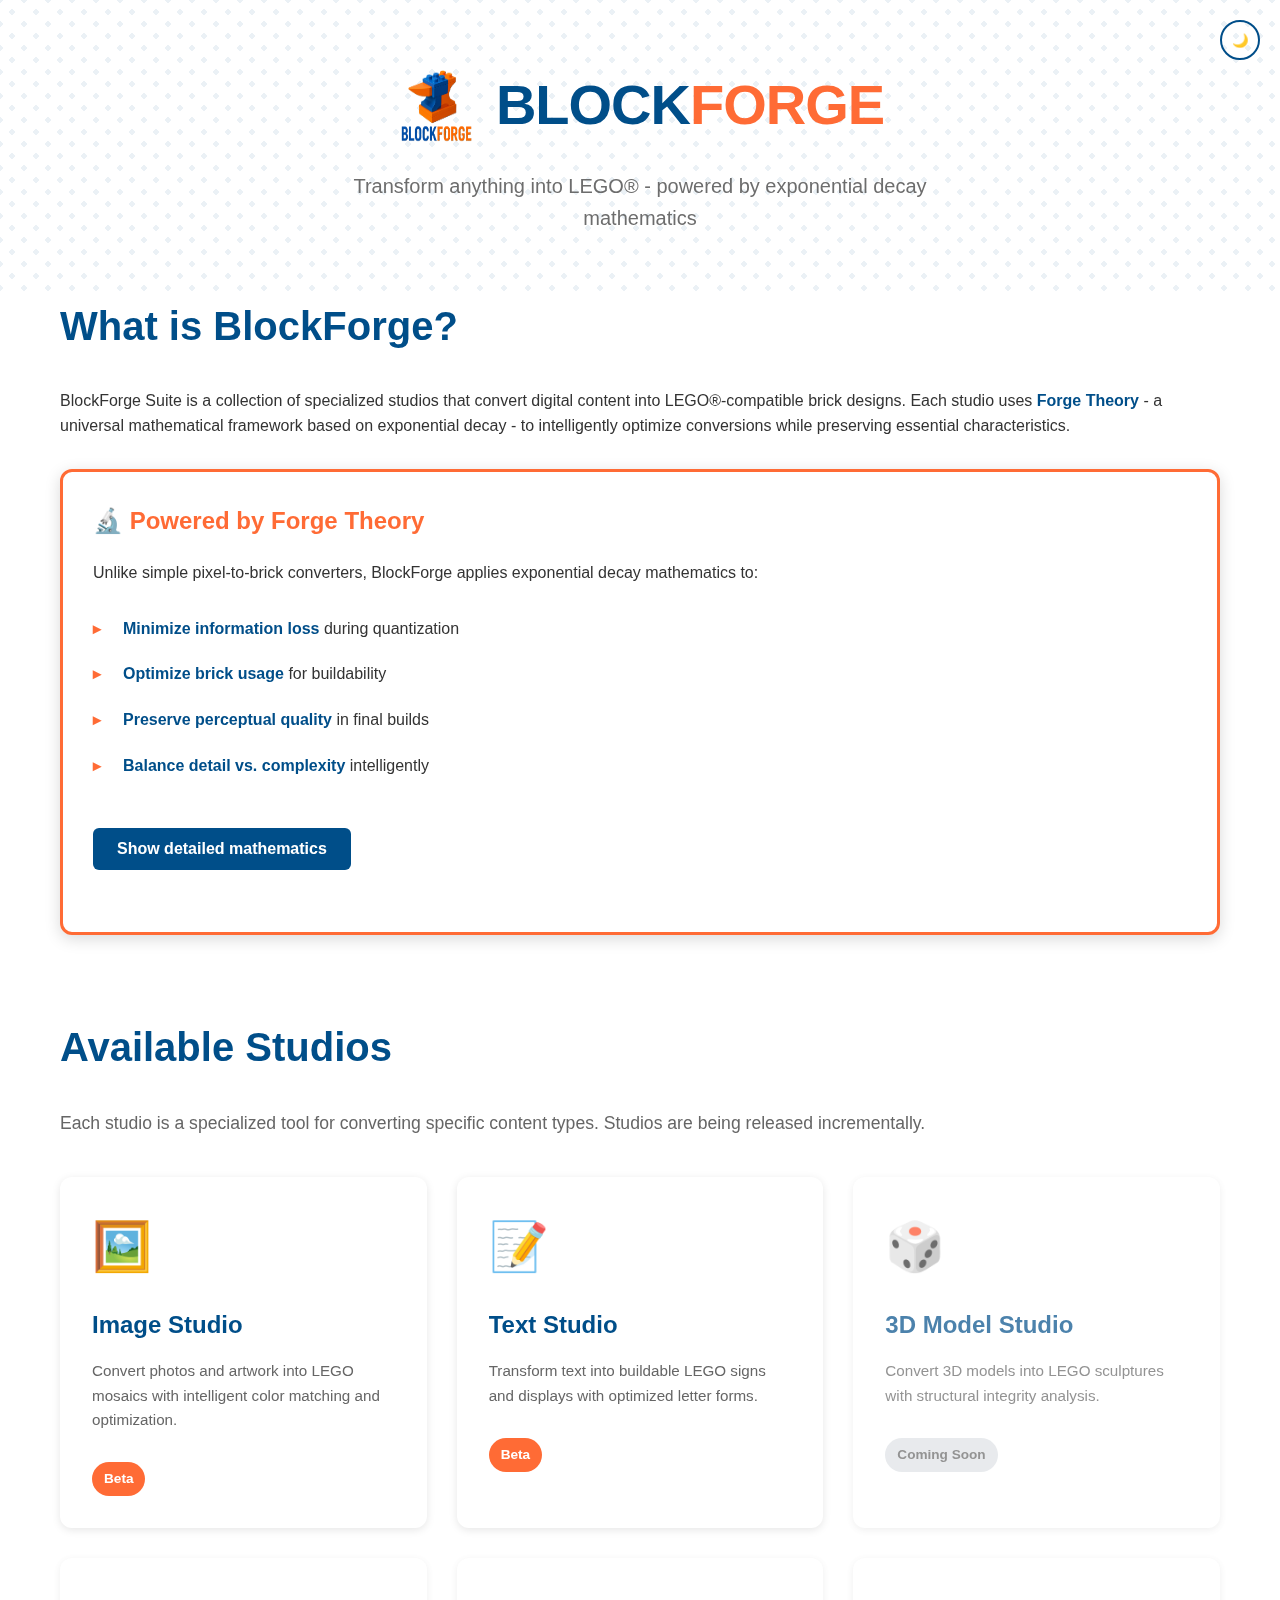
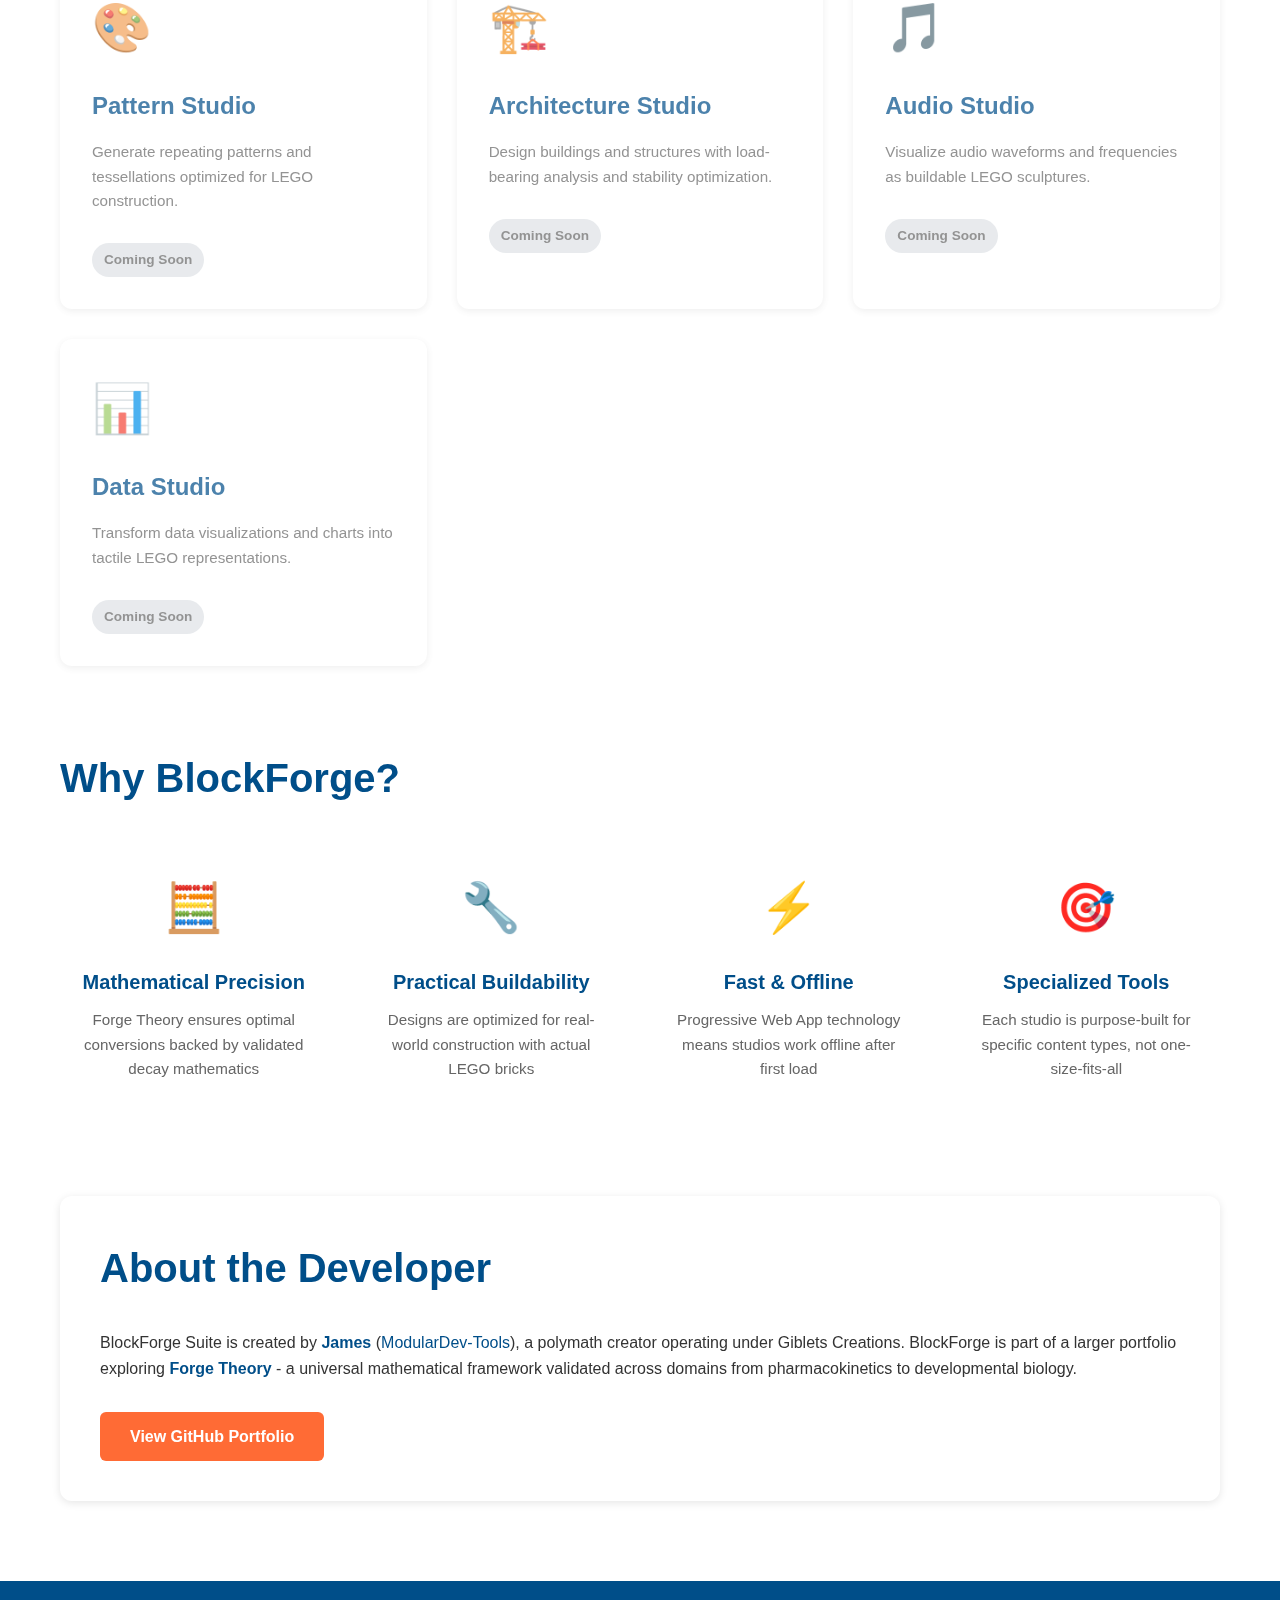
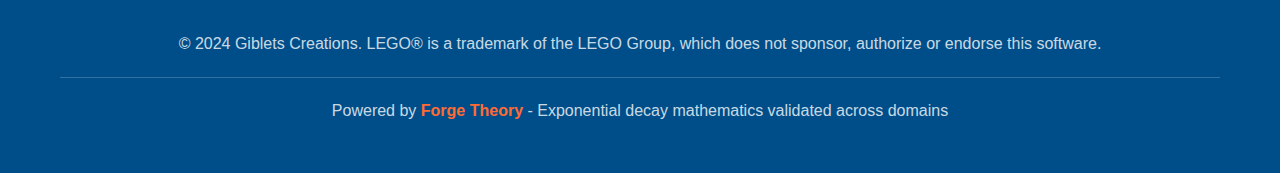
<file: index.html>
<!DOCTYPE html>
<html lang="en">
<head>
    <meta charset="UTF-8">
    <meta name="viewport" content="width=device-width, initial-scale=1.0">
    <title>BlockForge Suite - Transform Anything into LEGO®</title>
    <meta name="description" content="Transform anything into LEGO® - powered by exponential decay mathematics">
    <script>
        if (window.location.protocol !== 'file:') {
            const link = document.createElement('link');
            link.rel = 'manifest';
            link.href = 'manifest.json';
            document.head.appendChild(link);
        }
    </script>
    <!-- Theme color meta tags are kept for Chrome/Edge PWA support; not supported in Firefox/Opera -->
    <meta name="theme-color" content="#004E89">
    <meta name="theme-color" content="#004E89" media="(prefers-color-scheme: light)">
    <meta name="theme-color" content="#004E89" media="(prefers-color-scheme: dark)">
    <meta name="msapplication-TileColor" content="#004E89">
    <meta name="msapplication-navbutton-color" content="#004E89">
    <meta name="apple-mobile-web-app-status-bar-style" content="#004E89">
    <link rel="icon" type="image/png" href="public/icon.png">
    <link rel="apple-touch-icon" sizes="180x180" href="apple-touch-icon.png">
    <link rel="stylesheet" href="shared/styles.css">
    <style>
        /* --- Visual Enhancements & Animations --- */
        html { 
            scroll-behavior: smooth; 
            background-color: var(--bg-color);
            transition: background-color 0.3s;
        }
        
        :root {
            --bg-color: #ffffff;
            --text-color: #333333;
            --text-muted: #666666;
            --card-bg: #ffffff;
            --card-shadow: rgba(0, 53, 96, 0.15);
            --hero-pattern: rgba(0, 78, 137, 0.08);
            --heading-color: #004E89;
            --accent-color: #FF6B35;
        }

        [data-theme="dark"] {
            --bg-color: #121212;
            --text-color: #e0e0e0;
            --text-muted: #aaaaaa;
            --card-bg: #1e1e1e;
            --card-shadow: rgba(0, 0, 0, 0.5);
            --hero-pattern: rgba(255, 255, 255, 0.05);
            --heading-color: #64b5f6;
            --accent-color: #FF8C61;
        }

        body {
            background-color: transparent;
            color: var(--text-color);
            transition: color 0.3s;
        }
        
        h1, h2, h3, h4, strong { color: var(--heading-color); }
        p, li { color: var(--text-color); }
        .tagline, .studios-intro, .info-label { color: var(--text-muted); }
        
        /* 1. Hero Section Polish: Subtle LEGO stud pattern */
        .hero {
            background-image: 
                radial-gradient(var(--hero-pattern) 15%, transparent 16%),
                radial-gradient(var(--hero-pattern) 15%, transparent 16%);
            background-size: 24px 24px;
            background-position: 0 0, 12px 12px;
            position: relative;
        }

        /* 3. Interactive Studio Cards */
        .studio-card {
            transition: transform 0.3s ease, box-shadow 0.3s ease;
            /* Ensure cards behave like blocks and look right if they become links */
            display: block;
            text-decoration: none;
            color: inherit;
            background-color: var(--card-bg);
        }
        .studio-card:hover {
            transform: translateY(-5px);
            box-shadow: 0 12px 24px var(--card-shadow);
        }
        .studio-icon {
            transition: transform 0.4s cubic-bezier(0.175, 0.885, 0.32, 1.275);
            display: inline-block;
        }
        .studio-card:hover .studio-icon {
            transform: scale(1.2) rotate(10deg);
        }

        .status-badge.beta {
            background-color: #FF6B35; /* Orange to indicate active Beta status */
            color: white;
        }

        /* 4. Smooth Theory Toggle Animation */
        .theory-details {
            display: block !important; /* Override external display:none */
            max-height: 500px;
            opacity: 1;
            transition: max-height 0.5s ease-in-out, opacity 0.4s ease, margin 0.4s;
            overflow: hidden;
        }
        .theory-details.hidden {
            max-height: 0;
            opacity: 0;
            margin-top: 0 !important;
            margin-bottom: 0 !important;
            pointer-events: none;
        }

        .theme-toggle {
            position: absolute;
            top: 20px;
            right: 20px;
            background: transparent;
            border: 2px solid var(--heading-color);
            color: var(--heading-color);
            width: 40px;
            height: 40px;
            border-radius: 50%;
            display: flex;
            align-items: center;
            justify-content: center;
            cursor: pointer;
            transition: all 0.3s;
            z-index: 100;
        }
        .theme-toggle:hover {
            background-color: var(--hero-pattern);
            transform: scale(1.1);
        }

        /* Falling Bricks Background */
        #falling-bricks-container {
            position: fixed;
            top: 0;
            left: 0;
            width: 100%;
            height: 100%;
            pointer-events: none;
            z-index: 0;
            overflow: hidden;
        }

        .falling-brick {
            position: absolute;
            top: -60px;
            border-radius: 2px;
            opacity: 0.15;
            background-image: radial-gradient(rgba(0,0,0,0.2) 25%, transparent 25%);
            background-size: 20px 20px;
            box-shadow: 2px 2px 4px rgba(0,0,0,0.1);
        }

        @keyframes fall {
            0% { transform: translateY(-60px) rotate(0deg); }
            100% { transform: translateY(110vh) rotate(360deg); }
        }

        @media (prefers-reduced-motion: reduce) {
            #falling-bricks-container { display: none; }
        }

        /* Ensure content sits above falling bricks */
        header, main, footer {
            position: relative;
            z-index: 1;
        }
    </style>
</head>
<body>
    <div id="falling-bricks-container"></div>
    <header class="hero">
        <button class="theme-toggle" id="themeToggle" aria-label="Toggle Dark Mode">
            <span id="themeIcon">🌙</span>
        </button>
        <div class="container">
            <div class="logo-section">
                <img src="public/icon.png" class="logo-icon" alt="BlockForge Logo">
                <h1>BLOCK<span class="forge-text">FORGE</span></h1>
            </div>
            <p class="tagline">Transform anything into LEGO® - powered by exponential decay mathematics</p>
        </div>
    </header>

    <main class="container">
        <section class="about">
            <h2>What is BlockForge?</h2>
            <p>BlockForge Suite is a collection of specialized studios that convert digital content into LEGO®-compatible brick designs. Each studio uses <strong>Forge Theory</strong> - a universal mathematical framework based on exponential decay - to intelligently optimize conversions while preserving essential characteristics.</p>
            
            <div class="forge-theory-card">
                <h3>🔬 Powered by Forge Theory</h3>
                <p>Unlike simple pixel-to-brick converters, BlockForge applies exponential decay mathematics to:</p>
                <ul>
                    <li><strong>Minimize information loss</strong> during quantization</li>
                    <li><strong>Optimize brick usage</strong> for buildability</li>
                    <li><strong>Preserve perceptual quality</strong> in final builds</li>
                    <li><strong>Balance detail vs. complexity</strong> intelligently</li>
                </ul>
                <button class="theory-toggle" onclick="toggleTheoryDetails()">
                    <span id="toggle-text">Show detailed mathematics</span>
                </button>
                <div id="theory-details" class="theory-details hidden">
                    <h4>The Mathematics Behind BlockForge</h4>
                    <p>Forge Theory models the conversion process as an exponential decay function:</p>
                    <code>I(t) = I₀ · e^(-λt)</code>
                    <p>Where:</p>
                    <ul>
                        <li><strong>I(t)</strong> = Information retained at quantization level t</li>
                        <li><strong>I₀</strong> = Initial information content</li>
                        <li><strong>λ</strong> = Decay constant (varies by content type)</li>
                        <li><strong>t</strong> = Quantization steps applied</li>
                    </ul>
                    <p>This allows BlockForge to find the optimal balance between detail preservation and practical buildability across all conversion types.</p>
                </div>
            </div>
        </section>

        <section class="studios">
            <h2>Available Studios</h2>
            <p class="studios-intro">Each studio is a specialized tool for converting specific content types. Studios are being released incrementally.</p>
            
            <div class="studio-grid">
                <a href="studios/image/index.html" class="studio-card">
                    <div class="studio-icon">🖼️</div>
                    <h3>Image Studio</h3>
                    <p>Convert photos and artwork into LEGO mosaics with intelligent color matching and optimization.</p>
                    <span class="status-badge beta">Beta</span>
                </a>

                <a href="studios/text/index.html" class="studio-card">
                    <div class="studio-icon">📝</div>
                    <h3>Text Studio</h3>
                    <p>Transform text into buildable LEGO signs and displays with optimized letter forms.</p>
                    <span class="status-badge beta">Beta</span>
                </a>

                <div class="studio-card coming-soon">
                    <div class="studio-icon">🎲</div>
                    <h3>3D Model Studio</h3>
                    <p>Convert 3D models into LEGO sculptures with structural integrity analysis.</p>
                    <span class="status-badge">Coming Soon</span>
                </div>

                <div class="studio-card coming-soon">
                    <div class="studio-icon">🎨</div>
                    <h3>Pattern Studio</h3>
                    <p>Generate repeating patterns and tessellations optimized for LEGO construction.</p>
                    <span class="status-badge">Coming Soon</span>
                </div>

                <div class="studio-card coming-soon">
                    <div class="studio-icon">🏗️</div>
                    <h3>Architecture Studio</h3>
                    <p>Design buildings and structures with load-bearing analysis and stability optimization.</p>
                    <span class="status-badge">Coming Soon</span>
                </div>

                <div class="studio-card coming-soon">
                    <div class="studio-icon">🎵</div>
                    <h3>Audio Studio</h3>
                    <p>Visualize audio waveforms and frequencies as buildable LEGO sculptures.</p>
                    <span class="status-badge">Coming Soon</span>
                </div>

                <div class="studio-card coming-soon">
                    <div class="studio-icon">📊</div>
                    <h3>Data Studio</h3>
                    <p>Transform data visualizations and charts into tactile LEGO representations.</p>
                    <span class="status-badge">Coming Soon</span>
                </div>
            </div>
        </section>

        <section class="features">
            <h2>Why BlockForge?</h2>
            <div class="feature-grid">
                <div class="feature">
                    <span class="feature-icon">🧮</span>
                    <h3>Mathematical Precision</h3>
                    <p>Forge Theory ensures optimal conversions backed by validated decay mathematics</p>
                </div>
                <div class="feature">
                    <span class="feature-icon">🔧</span>
                    <h3>Practical Buildability</h3>
                    <p>Designs are optimized for real-world construction with actual LEGO bricks</p>
                </div>
                <div class="feature">
                    <span class="feature-icon">⚡</span>
                    <h3>Fast & Offline</h3>
                    <p>Progressive Web App technology means studios work offline after first load</p>
                </div>
                <div class="feature">
                    <span class="feature-icon">🎯</span>
                    <h3>Specialized Tools</h3>
                    <p>Each studio is purpose-built for specific content types, not one-size-fits-all</p>
                </div>
            </div>
        </section>

        <section class="about-dev">
            <h2>About the Developer</h2>
            <p>BlockForge Suite is created by <strong>James</strong> (<a href="https://github.com/ModularDev-Tools" target="_blank" rel="noopener">ModularDev-Tools</a>), a polymath creator operating under Giblets Creations. BlockForge is part of a larger portfolio exploring <strong>Forge Theory</strong> - a universal mathematical framework validated across domains from pharmacokinetics to developmental biology.</p>
            <div class="dev-links">
                <a href="https://github.com/ModularDev-Tools" target="_blank" rel="noopener" class="btn-secondary">View GitHub Portfolio</a>
            </div>
        </section>
    </main>

    <footer>
        <div class="container">
            <p>&copy; 2024 Giblets Creations. LEGO® is a trademark of the LEGO Group, which does not sponsor, authorize or endorse this software.</p>
            <p class="forge-signature">Powered by <strong>Forge Theory</strong> - Exponential decay mathematics validated across domains</p>
        </div>
    </footer>

    <script>
        function toggleTheoryDetails() {
            const details = document.getElementById('theory-details');
            const toggleText = document.getElementById('toggle-text');
            
            if (details.classList.contains('hidden')) {
                details.classList.remove('hidden');
                toggleText.textContent = 'Hide detailed mathematics';
            } else {
                details.classList.add('hidden');
                toggleText.textContent = 'Show detailed mathematics';
            }
        }

        // Theme Toggle Logic
        const toggleBtn = document.getElementById('themeToggle');
        const themeIcon = document.getElementById('themeIcon');
        const html = document.documentElement;

        // Initialize theme
        const savedTheme = localStorage.getItem('theme') || (window.matchMedia('(prefers-color-scheme: dark)').matches ? 'dark' : 'light');
        html.setAttribute('data-theme', savedTheme);
        themeIcon.textContent = savedTheme === 'dark' ? '☀️' : '🌙';

        toggleBtn.addEventListener('click', () => {
            const currentTheme = html.getAttribute('data-theme');
            const newTheme = currentTheme === 'dark' ? 'light' : 'dark';
            html.setAttribute('data-theme', newTheme);
            localStorage.setItem('theme', newTheme);
            themeIcon.textContent = newTheme === 'dark' ? '☀️' : '🌙';
        });

        // PWA installation
        let deferredPrompt;
        
        window.addEventListener('beforeinstallprompt', (e) => {
            e.preventDefault();
            deferredPrompt = e;
            // Could show an install button here
        });

        // Register service worker when available
        if ('serviceWorker' in navigator && window.location.protocol !== 'file:') {
            window.addEventListener('load', () => {
                navigator.serviceWorker.register('sw.js').catch(() => {
                    console.log('Service worker registration optional');
                });
            });
        }

        // Falling Bricks Animation
        const brickContainer = document.getElementById('falling-bricks-container');
        const brickColors = ['#FF6B35', '#004E89', '#FFD700', '#28A745', '#DC3545', '#6C757D', '#17A2B8'];
        
        function createBrick() {
            // Respect reduced motion preference
            if (window.matchMedia('(prefers-reduced-motion: reduce)').matches) return;

            const brick = document.createElement('div');
            brick.classList.add('falling-brick');
            
            // Random properties
            const width = Math.random() > 0.6 ? 40 : (Math.random() > 0.5 ? 20 : 60); // 20, 40, or 60px width
            const height = 20; // Standard height
            const left = Math.random() * 100;
            const duration = Math.random() * 10 + 10; // 10-20s fall duration (slow)
            const color = brickColors[Math.floor(Math.random() * brickColors.length)];
            
            brick.style.width = `${width}px`;
            brick.style.height = `${height}px`;
            brick.style.left = `${left}vw`;
            brick.style.backgroundColor = color;
            brick.style.animation = `fall ${duration}s linear forwards`;
            
            brickContainer.appendChild(brick);
            
            // Cleanup after animation
            setTimeout(() => {
                brick.remove();
            }, duration * 1000);
        }

        // Start animation loop
        setInterval(createBrick, 1500); // Spawn every 1.5 seconds
    </script>
</body>
</html>
</file>
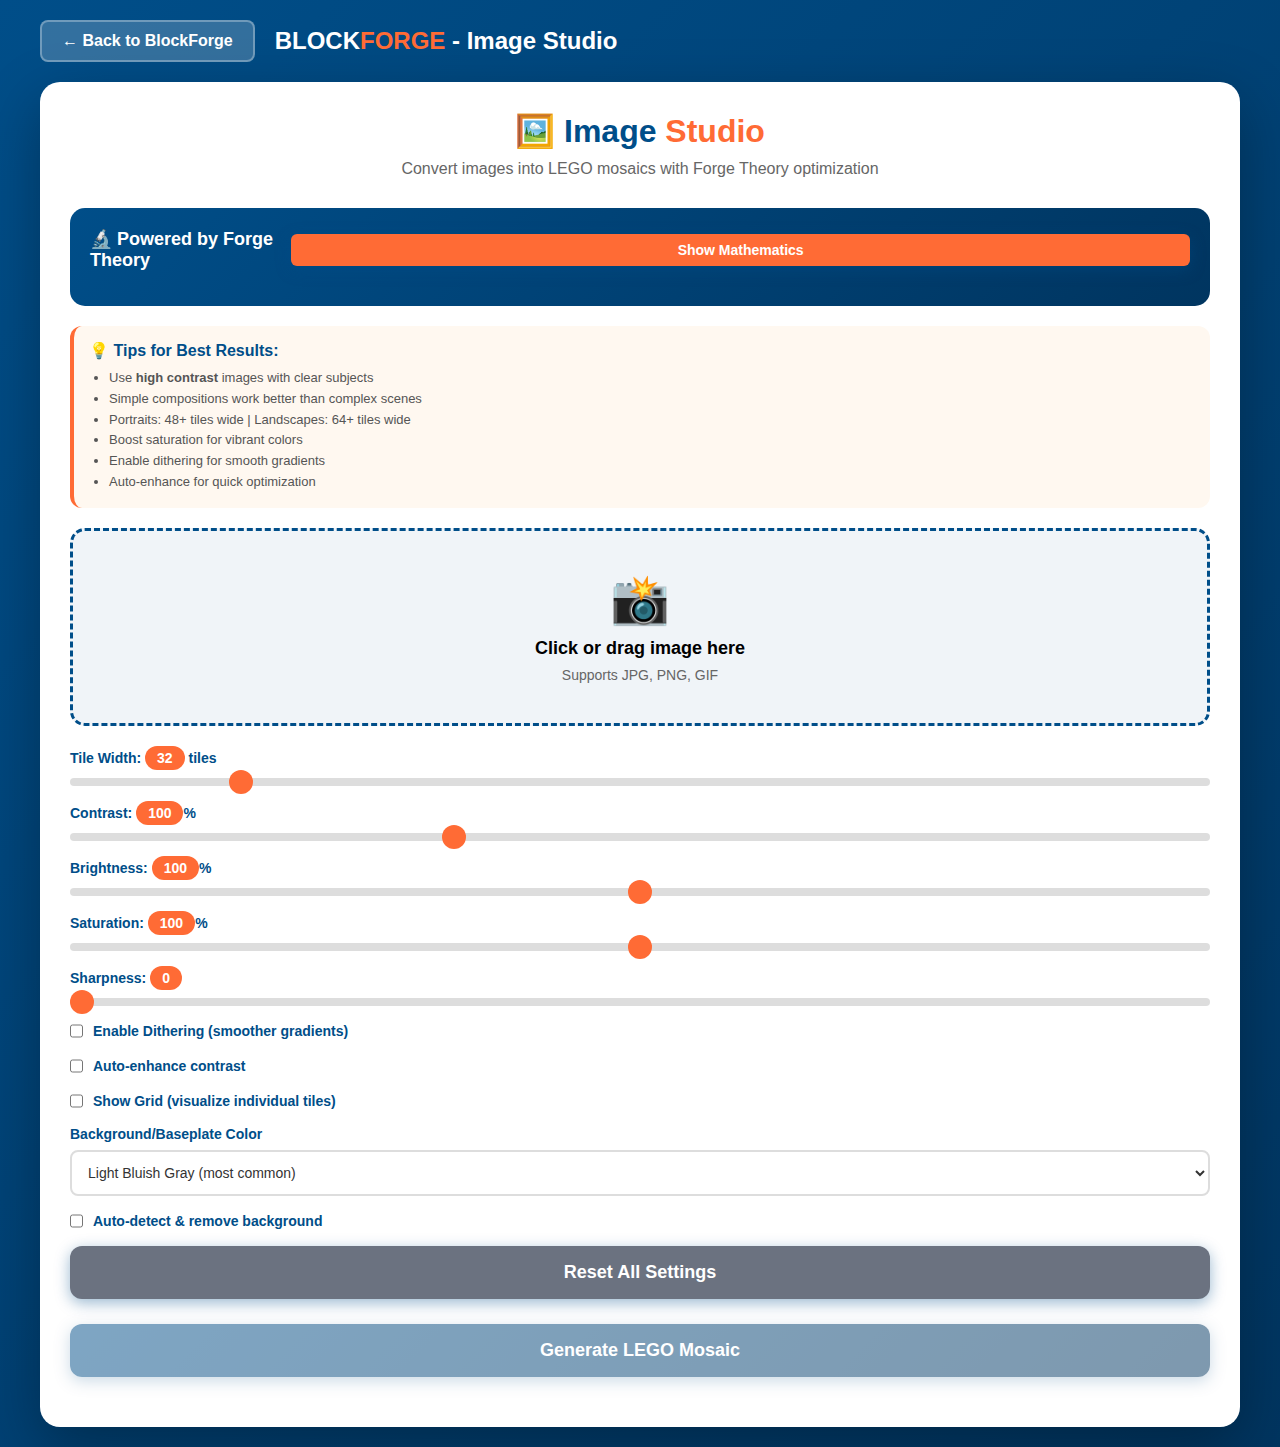
<file: studio/image/index.html>
<!DOCTYPE html>
<html lang="en">
<head>
    <meta charset="UTF-8">
    <meta name="viewport" content="width=device-width, initial-scale=1.0">
    <title>BlockForge - Image Studio</title>
    <meta name="description" content="Convert images into LEGO mosaics with Forge Theory optimization">
    <link rel="manifest" href="manifest.json">
    <meta name="theme-color" content="#004E89">
    <link rel="icon" type="image/svg+xml" href="data:image/svg+xml,%3Csvg xmlns='http://www.w3.org/2000/svg' viewBox='0 0 100 100'%3E%3Crect fill='%23FF6B35' width='100' height='100'/%3E%3C/svg%3E">
    <link rel="apple-touch-icon" sizes="180x180" href="/apple-touch-icon.png">
    <style>
        * {
            margin: 0;
            padding: 0;
            box-sizing: border-box;
        }

        body {
            font-family: -apple-system, BlinkMacSystemFont, 'Segoe UI', Arial, sans-serif;
            background: linear-gradient(135deg, #004E89 0%, #003560 100%);
            min-height: 100vh;
            padding: 20px;
        }

        .header-bar {
            max-width: 1200px;
            margin: 0 auto 20px;
            display: flex;
            align-items: center;
            gap: 20px;
        }

        .back-btn {
            background: rgba(255, 255, 255, 0.2);
            color: white;
            border: 2px solid rgba(255, 255, 255, 0.3);
            padding: 10px 20px;
            border-radius: 8px;
            text-decoration: none;
            font-weight: 600;
            transition: all 0.3s;
            display: inline-block;
        }

        .back-btn:hover {
            background: rgba(255, 255, 255, 0.3);
            border-color: #FF6B35;
        }

        .header-title {
            color: white;
            font-size: 24px;
            font-weight: 700;
        }

        .header-title .forge {
            color: #FF6B35;
        }

        .container {
            max-width: 1200px;
            margin: 0 auto;
            background: white;
            border-radius: 20px;
            padding: 30px;
            box-shadow: 0 20px 60px rgba(0,0,0,0.3);
        }

        h1 {
            text-align: center;
            color: #004E89;
            margin-bottom: 10px;
            font-size: 32px;
        }

        h1 .forge {
            color: #FF6B35;
        }

        .subtitle {
            text-align: center;
            color: #666;
            margin-bottom: 30px;
            font-size: 16px;
        }

        /* Forge Theory Panel */
        .forge-theory-panel {
            background: linear-gradient(135deg, #004E89 0%, #003560 100%);
            color: white;
            border-radius: 15px;
            padding: 20px;
            margin-bottom: 20px;
            position: relative;
        }

        .forge-theory-header {
            display: flex;
            justify-content: space-between;
            align-items: center;
            margin-bottom: 15px;
        }

        .forge-theory-title {
            font-size: 18px;
            font-weight: 700;
        }

        .forge-toggle-btn {
            background: #FF6B35;
            color: white;
            border: none;
            padding: 8px 16px;
            border-radius: 6px;
            cursor: pointer;
            font-size: 14px;
            font-weight: 600;
            transition: all 0.2s;
        }

        .forge-toggle-btn:hover {
            background: #FF8C61;
            transform: translateY(-2px);
        }

        .forge-theory-content {
            max-height: 0;
            overflow: hidden;
            transition: max-height 0.4s ease;
        }

        .forge-theory-content.active {
            max-height: 1000px;
        }

        .forge-stats-grid {
            display: grid;
            grid-template-columns: repeat(auto-fit, minmax(200px, 1fr));
            gap: 15px;
            margin-top: 15px;
        }

        .forge-stat {
            background: rgba(255, 255, 255, 0.1);
            padding: 15px;
            border-radius: 8px;
            border: 1px solid rgba(255, 255, 255, 0.2);
        }

        .forge-stat-label {
            font-size: 12px;
            opacity: 0.8;
            margin-bottom: 5px;
        }

        .forge-stat-value {
            font-size: 24px;
            font-weight: 700;
            color: #FF6B35;
        }

        .forge-explanation {
            background: rgba(255, 255, 255, 0.1);
            padding: 15px;
            border-radius: 8px;
            margin-top: 15px;
            border-left: 4px solid #FF6B35;
            font-size: 14px;
            line-height: 1.6;
        }

        .forge-formula {
            background: rgba(0, 0, 0, 0.2);
            padding: 10px 15px;
            border-radius: 6px;
            font-family: 'Courier New', monospace;
            font-size: 16px;
            margin: 10px 0;
            text-align: center;
            color: #FF6B35;
        }

        .upload-section {
            border: 3px dashed #004E89;
            border-radius: 15px;
            padding: 40px 20px;
            text-align: center;
            margin-bottom: 20px;
            background: #f0f4f8;
            cursor: pointer;
            transition: all 0.3s;
        }

        .upload-section:hover {
            background: #e8f0f8;
            border-color: #FF6B35;
        }

        .upload-section.drag-over {
            background: #d8e8f8;
            border-color: #FF6B35;
        }

        #fileInput {
            display: none;
        }

        .upload-icon {
            font-size: 48px;
            margin-bottom: 10px;
        }

        .controls {
            display: grid;
            gap: 15px;
            margin-bottom: 20px;
        }

        .control-group {
            display: flex;
            flex-direction: column;
            gap: 8px;
        }

        label {
            font-weight: 600;
            color: #004E89;
            font-size: 14px;
        }

        input[type="range"] {
            width: 100%;
            height: 8px;
            border-radius: 5px;
            background: #ddd;
            outline: none;
            -webkit-appearance: none;
            appearance: none;
        }

        input[type="range"]::-webkit-slider-thumb {
            -webkit-appearance: none;
            appearance: none;
            width: 24px;
            height: 24px;
            border-radius: 50%;
            background: #FF6B35;
            cursor: pointer;
        }

        input[type="range"]::-moz-range-thumb {
            width: 24px;
            height: 24px;
            border-radius: 50%;
            background: #FF6B35;
            cursor: pointer;
            border: none;
        }

        .value-display {
            display: inline-block;
            background: #FF6B35;
            color: white;
            padding: 4px 12px;
            border-radius: 12px;
            font-size: 14px;
            font-weight: 600;
        }

        button {
            width: 100%;
            padding: 16px;
            background: linear-gradient(135deg, #004E89 0%, #003560 100%);
            color: white;
            border: none;
            border-radius: 12px;
            font-size: 18px;
            font-weight: 600;
            cursor: pointer;
            transition: all 0.3s;
            box-shadow: 0 4px 15px rgba(0, 78, 137, 0.4);
        }

        button:hover:not(:disabled) {
            transform: translateY(-2px);
            box-shadow: 0 6px 20px rgba(0, 78, 137, 0.6);
        }

        button:disabled {
            opacity: 0.5;
            cursor: not-allowed;
        }

        button.secondary {
            background: #FF6B35;
            box-shadow: 0 4px 15px rgba(255, 107, 53, 0.4);
        }

        button.secondary:hover:not(:disabled) {
            box-shadow: 0 6px 20px rgba(255, 107, 53, 0.6);
        }

        button.tertiary {
            background: #6b7280;
        }

        .export-instructions-btn {
            margin-top: 10px;
            display: none;
        }

        .preview-section {
            margin-top: 30px;
            display: none;
        }

        .preview-section.active {
            display: block;
        }

        .preview-grid {
            display: grid;
            gap: 20px;
            margin-bottom: 20px;
        }

        @media (min-width: 640px) {
            .preview-grid {
                grid-template-columns: 1fr 1fr;
            }
        }

        .preview-box {
            border: 2px solid #e5e7eb;
            border-radius: 12px;
            padding: 15px;
            background: #f9fafb;
        }

        .preview-title {
            font-weight: 600;
            margin-bottom: 10px;
            color: #004E89;
            font-size: 14px;
        }

        .canvas-container {
            width: 100%;
            min-height: 300px;
            display: flex;
            align-items: center;
            justify-content: center;
            background: white;
            border-radius: 8px;
            overflow: hidden;
            padding: 10px;
        }

        canvas {
            width: 100%;
            height: auto;
            image-rendering: pixelated;
            image-rendering: -moz-crisp-edges;
            image-rendering: -webkit-optimize-contrast;
            image-rendering: crisp-edges;
            border: 2px solid #e5e7eb;
            border-radius: 4px;
        }

        .stats {
            display: grid;
            grid-template-columns: repeat(2, 1fr);
            gap: 10px;
            margin-top: 20px;
            padding: 15px;
            background: #f0f4f8;
            border-radius: 12px;
            border: 2px solid #004E89;
        }

        .stat-item {
            text-align: center;
        }

        .stat-label {
            font-size: 12px;
            color: #666;
            margin-bottom: 4px;
        }

        .stat-value {
            font-size: 20px;
            font-weight: 700;
            color: #004E89;
        }

        .color-list {
            max-height: 300px;
            overflow-y: auto;
            padding: 10px;
            background: white;
            border-radius: 8px;
        }

        .color-item {
            display: flex;
            align-items: center;
            gap: 10px;
            padding: 8px;
            margin-bottom: 8px;
            background: #f9fafb;
            border-radius: 8px;
        }

        .color-swatch {
            width: 30px;
            height: 30px;
            border-radius: 6px;
            border: 2px solid #ddd;
            flex-shrink: 0;
        }

        .color-info {
            flex-grow: 1;
            display: flex;
            justify-content: space-between;
            align-items: center;
            font-size: 14px;
        }

        .color-name {
            font-weight: 600;
            color: #333;
        }

        .color-count {
            background: #FF6B35;
            color: white;
            padding: 2px 8px;
            border-radius: 10px;
            font-size: 12px;
            font-weight: 600;
        }

        .tips-box {
            background: #fff8f0;
            padding: 15px;
            border-radius: 12px;
            margin-bottom: 20px;
            border-left: 4px solid #FF6B35;
        }

        .tips-title {
            font-weight: 600;
            margin-bottom: 8px;
            color: #004E89;
        }

        .tips-box ul {
            font-size: 13px;
            color: #555;
            line-height: 1.6;
            padding-left: 20px;
        }

        select {
            width: 100%;
            padding: 12px;
            border: 2px solid #ddd;
            border-radius: 8px;
            font-size: 14px;
            background: white;
            color: #333;
        }

        @media (max-width: 640px) {
            .container {
                padding: 20px;
            }

            h1 {
                font-size: 24px;
            }

            .stats {
                grid-template-columns: 1fr;
            }

            .header-bar {
                flex-direction: column;
                align-items: flex-start;
            }
        }
    </style>
</head>
<body>
    <div class="header-bar">
        <a href="../../index.html" class="back-btn">← Back to BlockForge</a>
        <div class="header-title">BLOCK<span class="forge">FORGE</span> - Image Studio</div>
    </div>

    <div class="container">
        <h1>🖼️ Image <span class="forge">Studio</span></h1>
        <p class="subtitle">Convert images into LEGO mosaics with Forge Theory optimization</p>

        <!-- Forge Theory Panel -->
        <div class="forge-theory-panel">
            <div class="forge-theory-header">
                <div class="forge-theory-title">🔬 Powered by Forge Theory</div>
                <button class="forge-toggle-btn" onclick="toggleForgeTheory()">Show Mathematics</button>
            </div>
            <div class="forge-theory-content" id="forgeTheoryContent">
                <div class="forge-stats-grid" id="forgeStatsGrid">
                    <div class="forge-stat">
                        <div class="forge-stat-label">Information Retention</div>
                        <div class="forge-stat-value" id="forgeRetention">-</div>
                    </div>
                    <div class="forge-stat">
                        <div class="forge-stat-label">Perceptual Quality</div>
                        <div class="forge-stat-value" id="forgeQuality">-</div>
                    </div>
                    <div class="forge-stat">
                        <div class="forge-stat-label">Optimization Level</div>
                        <div class="forge-stat-value" id="forgeOptimization">-</div>
                    </div>
                    <div class="forge-stat">
                        <div class="forge-stat-label">Decay Constant (λ)</div>
                        <div class="forge-stat-value" id="forgeDecay">0.15</div>
                    </div>
                </div>
                <div class="forge-explanation">
                    <strong>How Forge Theory Optimizes Your Mosaic:</strong>
                    <div class="forge-formula">I(t) = I₀ · e<sup>-λt</sup></div>
                    <p>BlockForge uses exponential decay mathematics to minimize information loss during quantization. As your image is converted from millions of colors to ~50 LEGO colors, the Forge engine calculates optimal color mappings that preserve maximum perceptual quality while ensuring practical buildability.</p>
                    <p style="margin-top: 10px;"><strong>Current Settings:</strong> Your mosaic will retain approximately <span id="forgeRetentionText">-</span> of the original image's information content, resulting in a perceptual quality score of <span id="forgeQualityText">-</span>/100.</p>
                </div>
            </div>
        </div>

        <div class="tips-box">
            <div class="tips-title">💡 Tips for Best Results:</div>
            <ul>
                <li>Use <strong>high contrast</strong> images with clear subjects</li>
                <li>Simple compositions work better than complex scenes</li>
                <li>Portraits: 48+ tiles wide | Landscapes: 64+ tiles wide</li>
                <li>Boost saturation for vibrant colors</li>
                <li>Enable dithering for smooth gradients</li>
                <li>Auto-enhance for quick optimization</li>
            </ul>
        </div>

        <div class="upload-section" id="uploadSection">
            <div class="upload-icon">📸</div>
            <div style="font-size: 18px; font-weight: 600; margin-bottom: 8px;">
                Click or drag image here
            </div>
            <div style="font-size: 14px; color: #666;">
                Supports JPG, PNG, GIF
            </div>
            <input type="file" id="fileInput" accept="image/*">
        </div>

        <div class="controls">
            <div class="control-group">
                <label>
                    Tile Width: <span class="value-display" id="widthValue">32</span> tiles
                </label>
                <input type="range" id="widthSlider" min="16" max="128" value="32" step="1" title="Adjust tile width">
            </div>

            <div class="control-group">
                <label>
                    Contrast: <span class="value-display" id="contrastValue">100</span>%
                </label>
                <input type="range" id="contrastSlider" min="50" max="200" value="100" step="5" title="Adjust contrast">
            </div>

            <div class="control-group">
                <label>
                    Brightness: <span class="value-display" id="brightnessValue">100</span>%
                </label>
                <input type="range" id="brightnessSlider" min="50" max="150" value="100" step="5" title="Adjust brightness">
            </div>

            <div class="control-group">
                <label>
                    Saturation: <span class="value-display" id="saturationValue">100</span>%
                </label>
                <input type="range" id="saturationSlider" min="0" max="200" value="100" step="10" title="Adjust saturation">
            </div>

            <div class="control-group">
                <label>
                    Sharpness: <span class="value-display" id="sharpnessValue">0</span>
                </label>
                <input type="range" id="sharpnessSlider" min="0" max="100" value="0" step="10" title="Adjust sharpness">
            </div>

            <div class="control-group">
                <label style="display: flex; align-items: center; gap: 10px;">
                    <input type="checkbox" id="ditherCheckbox" style="width: auto; height: 20px;">
                    Enable Dithering (smoother gradients)
                </label>
            </div>

            <div class="control-group">
                <label style="display: flex; align-items: center; gap: 10px;">
                    <input type="checkbox" id="autoContrastCheckbox" style="width: auto; height: 20px;">
                    Auto-enhance contrast
                </label>
            </div>

            <div class="control-group">
                <label style="display: flex; align-items: center; gap: 10px;">
                    <input type="checkbox" id="gridCheckbox" style="width: auto; height: 20px;">
                    Show Grid (visualize individual tiles)
                </label>
            </div>

            <div class="control-group">
                <label for="backgroundColorSelect">
                    Background/Baseplate Color
                </label>
                <select id="backgroundColorSelect" title="Background or Baseplate Color">
                    <option value="none">None (transparent)</option>
                    <option value="White">White</option>
                    <option value="Black">Black</option>
                    <option value="Light Bluish Gray" selected>Light Bluish Gray (most common)</option>
                    <option value="Dark Bluish Gray">Dark Bluish Gray</option>
                    <option value="Tan">Tan</option>
                    <option value="Dark Tan">Dark Tan</option>
                    <option value="Sand Blue">Sand Blue</option>
                    <option value="Sand Green">Sand Green</option>
                    <option value="Blue">Blue</option>
                    <option value="Green">Green</option>
                    <option value="Red">Red</option>
                    <option value="Yellow">Yellow</option>
                </select>
            </div>

            <div class="control-group">
                <label style="display: flex; align-items: center; gap: 10px;">
                    <input type="checkbox" id="removeBackgroundCheckbox" style="width: auto; height: 20px;">
                    Auto-detect & remove background
                </label>
                <div id="detectedBgInfo" style="display: none; margin-top: 8px; padding: 10px; background: #f0f4f8; border-radius: 8px; font-size: 13px;">
                    <strong>Detected:</strong> <span id="detectedBgColor">-</span>
                </div>
            </div>

            <button id="resetBtn" class="tertiary" style="margin-bottom: 10px;">Reset All Settings</button>
            <button id="generateBtn" disabled>Generate LEGO Mosaic</button>
            <button id="downloadBtn" class="secondary" style="margin-top: 10px; display: none;">
                📥 Download LEGO Mosaic
            </button>
            <button id="exportPartsBtn" class="secondary" style="margin-top: 10px; display: none;">
                📋 Export Parts List (CSV)
            </button>
            <button id="exportInstructionsBtn" class="secondary export-instructions-btn">
                📖 Export Assembly Instructions
            </button>
        </div>

        <div class="preview-section" id="previewSection">
            <div class="preview-grid">
                <div class="preview-box">
                    <div class="preview-title">Original (Resized)</div>
                    <div class="canvas-container">
                        <canvas id="originalCanvas"></canvas>
                    </div>
                </div>

                <div class="preview-box">
                    <div class="preview-title">LEGO Mosaic</div>
                    <div class="canvas-container">
                        <canvas id="legoCanvas"></canvas>
                    </div>
                </div>
            </div>

            <div class="stats">
                <div class="stat-item">
                    <div class="stat-label">Dimensions</div>
                    <div class="stat-value" id="dimensions">-</div>
                </div>
                <div class="stat-item">
                    <div class="stat-label">Total Tiles</div>
                    <div class="stat-value" id="totalTiles">-</div>
                </div>
                <div class="stat-item">
                    <div class="stat-label">Unique Colors</div>
                    <div class="stat-value" id="uniqueColors">-</div>
                </div>
                <div class="stat-item">
                    <div class="stat-label">Physical Size</div>
                    <div class="stat-value" id="physicalSize">-</div>
                </div>
            </div>

            <div class="preview-box" style="margin-top: 20px;">
                <div class="preview-title">Color Breakdown</div>
                <div class="color-list" id="colorList"></div>
            </div>
        </div>
    </div>

    <script src="../../shared/blockforge-core.js"></script>
    <script>
        // Initialize Forge Theory engine
        const forgeEngine = new ForgeTheory();
        
        // LEGO Color Palette
        const LEGO_COLORS = {
            "Red": [201, 26, 9],
            "Blue": [0, 85, 191],
            "Yellow": [255, 205, 3],
            "Green": [0, 158, 96],
            "White": [255, 255, 255],
            "Black": [5, 19, 29],
            "Light Bluish Gray": [156, 163, 168],
            "Dark Bluish Gray": [99, 95, 97],
            "Reddish Brown": [88, 42, 18],
            "Dark Brown": [53, 33, 0],
            "Dark Tan": [137, 125, 98],
            "Medium Brown": [115, 84, 58],
            "Reddish Orange": [202, 76, 11],
            "Orange": [255, 127, 0],
            "Dark Orange": [168, 61, 21],
            "Dark Red": [114, 0, 18],
            "Coral": [255, 109, 119],
            "Dark Pink": [222, 55, 139],
            "Bright Pink": [255, 151, 204],
            "Medium Dark Pink": [247, 133, 177],
            "Purple": [129, 0, 123],
            "Dark Purple": [63, 26, 86],
            "Magenta": [146, 57, 120],
            "Medium Lavender": [172, 120, 186],
            "Lavender": [205, 164, 222],
            "Dark Blue": [0, 32, 96],
            "Medium Blue": [97, 175, 255],
            "Medium Azure": [54, 174, 191],
            "Light Aqua": [204, 255, 255],
            "Dark Azure": [70, 155, 195],
            "Bright Light Blue": [159, 195, 233],
            "Sand Blue": [112, 129, 154],
            "Dark Green": [0, 69, 26],
            "Sand Green": [112, 142, 124],
            "Olive Green": [122, 124, 69],
            "Lime": [190, 214, 0],
            "Yellowish Green": [226, 249, 154],
            "Tan": [222, 198, 156],
            "Light Nougat": [254, 204, 176],
            "Medium Nougat": [170, 125, 85],
            "Nougat": [204, 142, 105],
            "Dark Nougat": [170, 104, 66],
            "Flat Silver": [140, 140, 140],
            "Metallic Silver": [140, 140, 140],
            "Pearl Gold": [220, 188, 129]
        };

        // State
        let uploadedImage = null;
        let currentTileWidth = 32;
        let contrast = 100;
        let brightness = 100;
        let saturation = 100;
        let sharpness = 0;
        let enableDither = false;
        let autoContrast = false;
        let showGrid = false;
        let backgroundColor = 'Light Bluish Gray';
        let removeBackground = false;
        let detectedBackgroundColor = null;
        let tileMap = [];
        let forgeTheoryVisible = false;

        // Elements
        const uploadSection = document.getElementById('uploadSection');
        const fileInput = document.getElementById('fileInput');
        const widthSlider = document.getElementById('widthSlider');
        const widthValue = document.getElementById('widthValue');
        const contrastSlider = document.getElementById('contrastSlider');
        const contrastValue = document.getElementById('contrastValue');
        const brightnessSlider = document.getElementById('brightnessSlider');
        const brightnessValue = document.getElementById('brightnessValue');
        const saturationSlider = document.getElementById('saturationSlider');
        const saturationValue = document.getElementById('saturationValue');
        const sharpnessSlider = document.getElementById('sharpnessSlider');
        const sharpnessValue = document.getElementById('sharpnessValue');
        const ditherCheckbox = document.getElementById('ditherCheckbox');
        const autoContrastCheckbox = document.getElementById('autoContrastCheckbox');
        const gridCheckbox = document.getElementById('gridCheckbox');
        const backgroundColorSelect = document.getElementById('backgroundColorSelect');
        const removeBackgroundCheckbox = document.getElementById('removeBackgroundCheckbox');
        const detectedBgInfo = document.getElementById('detectedBgInfo');
        const detectedBgColor = document.getElementById('detectedBgColor');
        const generateBtn = document.getElementById('generateBtn');
        const resetBtn = document.getElementById('resetBtn');
        const downloadBtn = document.getElementById('downloadBtn');
        const exportPartsBtn = document.getElementById('exportPartsBtn');
        const exportInstructionsBtn = document.getElementById('exportInstructionsBtn');
        const previewSection = document.getElementById('previewSection');
        const originalCanvas = document.getElementById('originalCanvas');
        const legoCanvas = document.getElementById('legoCanvas');

        // Forge Theory toggle
        function toggleForgeTheory() {
            const content = document.getElementById('forgeTheoryContent');
            const btn = document.querySelector('.forge-toggle-btn');
            forgeTheoryVisible = !forgeTheoryVisible;
            
            if (forgeTheoryVisible) {
                content.classList.add('active');
                btn.textContent = 'Hide Mathematics';
            } else {
                content.classList.remove('active');
                btn.textContent = 'Show Mathematics';
            }
        }

        function updateForgeTheoryStats() {
            if (!uploadedImage) return;

            const aspectRatio = uploadedImage.height / uploadedImage.width;
            const targetHeight = Math.round(currentTileWidth * aspectRatio);
            
            // Calculate Forge Theory optimization
            const report = forgeEngine.generateOptimizationReport({
                contentType: 'image',
                quality: 'medium',
                width: currentTileWidth,
                height: targetHeight,
                depth: 1
            });

            // Update stats
            document.getElementById('forgeRetention').textContent = report.retention.percentage + '%';
            document.getElementById('forgeQuality').textContent = report.retention.perceptual;
            document.getElementById('forgeOptimization').textContent = report.optimization.quantizationSteps;
            document.getElementById('forgeDecay').textContent = report.optimization.decayConstant.toFixed(3);
            
            document.getElementById('forgeRetentionText').textContent = report.retention.percentage + '%';
            document.getElementById('forgeQualityText').textContent = report.retention.perceptual;
        }

        // Upload handlers
        uploadSection.addEventListener('click', () => fileInput.click());
        
        fileInput.addEventListener('change', (e) => {
            const file = e.target.files[0];
            if (file) loadImage(file);
        });

        uploadSection.addEventListener('dragover', (e) => {
            e.preventDefault();
            uploadSection.classList.add('drag-over');
        });

        uploadSection.addEventListener('dragleave', () => {
            uploadSection.classList.remove('drag-over');
        });

        uploadSection.addEventListener('drop', (e) => {
            e.preventDefault();
            uploadSection.classList.remove('drag-over');
            const file = e.dataTransfer.files[0];
            if (file && file.type.startsWith('image/')) {
                loadImage(file);
            }
        });

        widthSlider.addEventListener('input', (e) => {
            currentTileWidth = parseInt(e.target.value);
            widthValue.textContent = currentTileWidth;
            updateForgeTheoryStats();
        });

        contrastSlider.addEventListener('input', (e) => {
            contrast = parseInt(e.target.value);
            contrastValue.textContent = contrast;
        });

        brightnessSlider.addEventListener('input', (e) => {
            brightness = parseInt(e.target.value);
            brightnessValue.textContent = brightness;
        });

        saturationSlider.addEventListener('input', (e) => {
            saturation = parseInt(e.target.value);
            saturationValue.textContent = saturation;
        });

        sharpnessSlider.addEventListener('input', (e) => {
            sharpness = parseInt(e.target.value);
            sharpnessValue.textContent = sharpness;
        });

        ditherCheckbox.addEventListener('change', (e) => {
            enableDither = e.target.checked;
        });

        autoContrastCheckbox.addEventListener('change', (e) => {
            autoContrast = e.target.checked;
        });

        gridCheckbox.addEventListener('change', (e) => {
            showGrid = e.target.checked;
            if (uploadedImage && previewSection.classList.contains('active')) {
                generateMosaic();
            }
        });

        backgroundColorSelect.addEventListener('change', (e) => {
            backgroundColor = e.target.value;
            if (uploadedImage && previewSection.classList.contains('active')) {
                generateMosaic();
            }
        });

        removeBackgroundCheckbox.addEventListener('change', (e) => {
            removeBackground = e.target.checked;
            if (removeBackground) {
                backgroundColor = 'none';
                backgroundColorSelect.value = 'none';
                backgroundColorSelect.disabled = true;
            } else {
                backgroundColorSelect.disabled = false;
            }
            if (uploadedImage && previewSection.classList.contains('active')) {
                generateMosaic();
            }
        });

        generateBtn.addEventListener('click', generateMosaic);

        downloadBtn.addEventListener('click', () => {
            const downloadCanvas = document.createElement('canvas');
            const scale = 10;
            
            downloadCanvas.width = legoCanvas.width * scale;
            downloadCanvas.height = legoCanvas.height * scale;
            
            const ctx = downloadCanvas.getContext('2d');
            ctx.imageSmoothingEnabled = false;
            ctx.drawImage(legoCanvas, 0, 0, downloadCanvas.width, downloadCanvas.height);
            
            if (showGrid) {
                ctx.strokeStyle = 'rgba(0, 0, 0, 0.3)';
                ctx.lineWidth = 2;
                
                for (let x = 0; x <= legoCanvas.width; x++) {
                    ctx.beginPath();
                    ctx.moveTo(x * scale, 0);
                    ctx.lineTo(x * scale, downloadCanvas.height);
                    ctx.stroke();
                }
                
                for (let y = 0; y <= legoCanvas.height; y++) {
                    ctx.beginPath();
                    ctx.moveTo(0, y * scale);
                    ctx.lineTo(downloadCanvas.width, y * scale);
                    ctx.stroke();
                }
            }
            
            downloadCanvas.toBlob((blob) => {
                const url = URL.createObjectURL(blob);
                const a = document.createElement('a');
                a.href = url;
                a.download = `blockforge-mosaic-${legoCanvas.width}x${legoCanvas.height}.png`;
                document.body.appendChild(a);
                a.click();
                document.body.removeChild(a);
                URL.revokeObjectURL(url);
            }, 'image/png');
        });

        exportPartsBtn.addEventListener('click', () => {
            if (tileMap.length === 0) return;

            const colorCounts = {};
            let removedTiles = 0;
            tileMap.forEach(row => {
                row.forEach(colorName => {
                    if (colorName === null) {
                        removedTiles++;
                    } else {
                        colorCounts[colorName] = (colorCounts[colorName] || 0) + 1;
                    }
                });
            });

            const totalGridSpaces = tileMap.length * tileMap[0].length;
            const actualTiles = totalGridSpaces - removedTiles;
            const baseplateInfo = calculateBaseplates(tileMap[0].length, tileMap.length, backgroundColor);

            const tilePrices = {
                'White': 0.02, 'Black': 0.02, 'Red': 0.03, 'Blue': 0.03, 'Yellow': 0.03,
                'Green': 0.03, 'Light Bluish Gray': 0.02, 'Dark Bluish Gray': 0.03,
                'Tan': 0.04, 'Dark Tan': 0.04, 'Light Nougat': 0.04, 'Nougat': 0.05,
                'Medium Nougat': 0.05, 'Dark Nougat': 0.05, 'Pearl Gold': 0.06,
                'Coral': 0.05, 'Dark Red': 0.04, 'Dark Orange': 0.04, 'Orange': 0.03,
                'Bright Pink': 0.05, 'Medium Dark Pink': 0.05, 'Dark Pink': 0.06,
                'Lavender': 0.05, 'Medium Lavender': 0.05, 'Purple': 0.04,
                'Dark Purple': 0.05, 'Magenta': 0.05, 'Sand Blue': 0.04,
                'Sand Green': 0.04, 'Bright Light Blue': 0.04, 'Medium Azure': 0.05,
                'Light Aqua': 0.05, 'Dark Azure': 0.05, 'Dark Blue': 0.03,
                'Medium Blue': 0.04, 'Dark Green': 0.04, 'Olive Green': 0.05,
                'Lime': 0.04, 'Yellowish Green': 0.05, 'Reddish Brown': 0.04,
                'Dark Brown': 0.04, 'Medium Brown': 0.05, 'Reddish Orange': 0.04,
                'Flat Silver': 0.06, 'Metallic Silver': 0.07
            };

            let totalCost = 0;

            let csv = 'BLOCKFORGE IMAGE STUDIO - PARTS LIST\n';
            csv += 'Generated by Forge Theory optimization engine\n\n';
            csv += 'TILES (1x1 with groove - Part 3070b)\n';
            csv += 'Color Name,Quantity,Part Number,Est. Price Each,Est. Total,RGB Values\n';
            
            const sortedColors = Object.entries(colorCounts).sort((a, b) => b[1] - a[1]);
            sortedColors.forEach(([colorName, count]) => {
                const rgb = LEGO_COLORS[colorName];
                const priceEach = tilePrices[colorName] || 0.05;
                const colorTotal = count * priceEach;
                totalCost += colorTotal;
                csv += `"${colorName}",${count},"3070b","$${priceEach.toFixed(3)}","$${colorTotal.toFixed(2)}","rgb(${rgb[0]}, ${rgb[1]}, ${rgb[2]})"\n`;
            });

            csv += '\n';
            csv += 'BASEPLATE REQUIREMENTS\n';
            csv += 'Type,Quantity,Part Number,Est. Price Each,Est. Total,Notes\n';
            
            baseplateInfo.forEach(item => {
                const itemTotal = item.quantity * item.price;
                totalCost += itemTotal;
                csv += `"${item.type}",${item.quantity},"${item.part}","$${item.price.toFixed(2)}","$${itemTotal.toFixed(2)}","${item.notes}"\n`;
            });

            csv += '\n';
            csv += 'BUILD SUMMARY\n';
            csv += `Total Tiles,${actualTiles}\n`;
            if (removedTiles > 0) {
                csv += `Background Removed,${removedTiles} tiles (${((removedTiles / totalGridSpaces) * 100).toFixed(1)}%)\n`;
                csv += `Grid Spaces,${totalGridSpaces}\n`;
            }
            csv += `Unique Tile Colors,${Object.keys(colorCounts).length}\n`;
            csv += `Width,${tileMap[0].length} tiles\n`;
            csv += `Height,${tileMap.length} tiles\n`;
            csv += `Physical Width,${(tileMap[0].length * 8 / 10).toFixed(1)} cm\n`;
            csv += `Physical Height,${(tileMap.length * 8 / 10).toFixed(1)} cm\n`;
            csv += `Background Color,${backgroundColor}\n`;
            csv += '\n';
            csv += 'FORGE THEORY OPTIMIZATION\n';
            const report = forgeEngine.generateOptimizationReport({
                contentType: 'image',
                quality: 'medium',
                width: tileMap[0].length,
                height: tileMap.length,
                depth: 1
            });
            csv += `Information Retention,${report.retention.percentage}%\n`;
            csv += `Perceptual Quality,${report.retention.perceptual}/100\n`;
            csv += `Decay Constant (λ),${report.optimization.decayConstant}\n`;
            csv += '\n';
            csv += 'COST ESTIMATE (USD)\n';
            csv += `Tiles Total,"$${(totalCost - baseplateInfo.reduce((sum, item) => sum + (item.quantity * item.price), 0)).toFixed(2)}"\n`;
            csv += `Baseplates Total,"$${baseplateInfo.reduce((sum, item) => sum + (item.quantity * item.price), 0).toFixed(2)}"\n`;
            csv += `Estimated Total,"$${totalCost.toFixed(2)}"\n`;

            const blob = new Blob([csv], { type: 'text/csv' });
            const url = URL.createObjectURL(blob);
            const a = document.createElement('a');
            a.href = url;
            a.download = `blockforge-parts-${tileMap[0].length}x${tileMap.length}.csv`;
            document.body.appendChild(a);
            a.click();
            document.body.removeChild(a);
            URL.revokeObjectURL(url);
        });

        function calculateBaseplates(width, height, bgColor) {
            const widthStuds = Math.ceil(width * 0.8);
            const heightStuds = Math.ceil(height * 0.8);
            
            const baseplates = [];
            
            if (bgColor === 'none') {
                baseplates.push({
                    type: 'No baseplate (transparent background)',
                    quantity: 0,
                    part: 'N/A',
                    price: 0,
                    notes: 'Mount tiles directly to surface'
                });
            } else {
                const cols = Math.ceil(widthStuds / 32);
                const rows = Math.ceil(heightStuds / 32);
                const count32x32 = cols * rows;
                
                baseplates.push({
                    type: `32x32 Baseplate (${bgColor})`,
                    quantity: count32x32,
                    part: '3811',
                    price: 8.50,
                    notes: `Arrange in ${cols}x${rows} grid`
                });

                if (widthStuds <= 48 && heightStuds <= 48) {
                    baseplates.push({
                        type: `48x48 Baseplate (${bgColor}) - Alternative`,
                        quantity: 1,
                        part: '4186',
                        price: 18.00,
                        notes: 'Single large baseplate option'
                    });
                }
            }
            
            return baseplates;
        }

        exportInstructionsBtn.addEventListener('click', () => {
            if (tileMap.length === 0) return;

            let html = `<!DOCTYPE html>
<html lang="en">
<head>
    <meta charset="UTF-8">
    <meta name="viewport" content="width=device-width, initial-scale=1.0">
    <title>BlockForge Assembly Instructions</title>
    <style>
        body {
            font-family: Arial, sans-serif;
            max-width: 1200px;
            margin: 0 auto;
            padding: 20px;
            background: #f5f5f5;
        }
        h1 {
            color: #004E89;
            border-bottom: 3px solid #FF6B35;
            padding-bottom: 10px;
        }
        .forge { color: #FF6B35; }
        .info {
            background: white;
            padding: 15px;
            border-radius: 8px;
            margin-bottom: 20px;
            box-shadow: 0 2px 4px rgba(0,0,0,0.1);
        }
        .info-grid {
            display: grid;
            grid-template-columns: repeat(auto-fit, minmax(200px, 1fr));
            gap: 15px;
            margin-top: 10px;
        }
        .info-item {
            background: #f8f9fa;
            padding: 10px;
            border-radius: 5px;
        }
        .info-label {
            font-weight: bold;
            color: #666;
            font-size: 12px;
        }
        .info-value {
            font-size: 18px;
            color: #004E89;
            margin-top: 5px;
        }
        .row {
            background: white;
            margin-bottom: 15px;
            padding: 15px;
            border-radius: 8px;
            box-shadow: 0 2px 4px rgba(0,0,0,0.1);
        }
        .row-header {
            font-weight: bold;
            font-size: 18px;
            margin-bottom: 10px;
            color: #FF6B35;
        }
        .tiles {
            display: flex;
            flex-wrap: wrap;
            gap: 5px;
        }
        .tile {
            width: 30px;
            height: 30px;
            border: 1px solid #ddd;
            border-radius: 3px;
            position: relative;
        }
        .tile:hover::after {
            content: attr(data-color);
            position: absolute;
            bottom: 35px;
            left: 50%;
            transform: translateX(-50%);
            background: rgba(0,0,0,0.8);
            color: white;
            padding: 5px 10px;
            border-radius: 4px;
            white-space: nowrap;
            font-size: 11px;
            z-index: 10;
        }
        .color-legend {
            background: white;
            padding: 15px;
            border-radius: 8px;
            margin-bottom: 20px;
            box-shadow: 0 2px 4px rgba(0,0,0,0.1);
        }
        .legend-grid {
            display: grid;
            grid-template-columns: repeat(auto-fill, minmax(200px, 1fr));
            gap: 10px;
            margin-top: 10px;
        }
        .legend-item {
            display: flex;
            align-items: center;
            gap: 10px;
            padding: 8px;
            background: #f8f9fa;
            border-radius: 5px;
        }
        .legend-swatch {
            width: 30px;
            height: 30px;
            border: 2px solid #ddd;
            border-radius: 4px;
            flex-shrink: 0;
        }
        .legend-info {
            flex-grow: 1;
        }
        .legend-name {
            font-weight: bold;
            font-size: 13px;
        }
        .legend-count {
            font-size: 11px;
            color: #666;
        }
        @media print {
            body { background: white; }
            .row { page-break-inside: avoid; }
        }
    </style>
</head>
<body>
    <h1>🧱 BLOCK<span class="forge">FORGE</span> Assembly Instructions</h1>
    
    <div class="info">
        <h2 style="margin-top: 0;">Build Specifications</h2>
        <div class="info-grid">
            <div class="info-item">
                <div class="info-label">Dimensions</div>
                <div class="info-value">${tileMap[0].length} × ${tileMap.length} tiles</div>
            </div>
            <div class="info-item">
                <div class="info-label">Total Tiles</div>
                <div class="info-value">${(tileMap.length * tileMap[0].length).toLocaleString()}</div>
            </div>
            <div class="info-item">
                <div class="info-label">Physical Size</div>
                <div class="info-value">${(tileMap[0].length * 8 / 10).toFixed(1)} × ${(tileMap.length * 8 / 10).toFixed(1)} cm</div>
            </div>
            <div class="info-item">
                <div class="info-label">Build Time</div>
                <div class="info-value">~${Math.round(tileMap.length * tileMap[0].length / 100)} hours</div>
            </div>
        </div>
    </div>

    <div class="color-legend">
        <h2 style="margin-top: 0;">Color Legend</h2>
        <div class="legend-grid">`;

            const colorCounts = {};
            tileMap.forEach(row => {
                row.forEach(colorName => {
                    if (colorName !== null) {
                        colorCounts[colorName] = (colorCounts[colorName] || 0) + 1;
                    }
                });
            });

            const sortedColors = Object.entries(colorCounts).sort((a, b) => b[1] - a[1]);
            sortedColors.forEach(([colorName, count]) => {
                const rgb = LEGO_COLORS[colorName];
                html += `
            <div class="legend-item">
                <div class="legend-swatch" style="background: rgb(${rgb[0]}, ${rgb[1]}, ${rgb[2]});"></div>
                <div class="legend-info">
                    <div class="legend-name">${colorName}</div>
                    <div class="legend-count">${count} tiles</div>
                </div>
            </div>`;
            });

            html += `
        </div>
    </div>

    <h2>Assembly Instructions (Bottom to Top)</h2>
    <p style="background: #fff8f0; padding: 15px; border-radius: 8px; border-left: 4px solid #FF6B35;">
        <strong>💡 Tip:</strong> Build from bottom (Row 1) to top. Each row shows tiles from left to right. 
        Hover over tiles to see the color name.
    </p>
`;

            for (let y = tileMap.length - 1; y >= 0; y--) {
                html += `
    <div class="row">
        <div class="row-header">Row ${tileMap.length - y} (of ${tileMap.length})</div>
        <div class="tiles">`;
                
                tileMap[y].forEach((colorName, x) => {
                    if (colorName === null) {
                        html += `<div class="tile" style="background: repeating-linear-gradient(45deg, #f0f0f0, #f0f0f0 5px, #e0e0e0 5px, #e0e0e0 10px); border: 1px dashed #ccc;" data-color="No tile (background removed)" title="No tile needed"></div>`;
                    } else {
                        const rgb = LEGO_COLORS[colorName];
                        html += `<div class="tile" style="background: rgb(${rgb[0]}, ${rgb[1]}, ${rgb[2]});" data-color="${colorName}" title="${colorName}"></div>`;
                    }
                });

                html += `
        </div>
    </div>`;
            }

            html += `
</body>
</html>`;

            const blob = new Blob([html], { type: 'text/html' });
            const url = URL.createObjectURL(blob);
            const a = document.createElement('a');
            a.href = url;
            a.download = `blockforge-instructions-${tileMap[0].length}x${tileMap.length}.html`;
            document.body.appendChild(a);
            a.click();
            document.body.removeChild(a);
            URL.revokeObjectURL(url);
        });

        resetBtn.addEventListener('click', () => {
            currentTileWidth = 32;
            contrast = 100;
            brightness = 100;
            saturation = 100;
            sharpness = 0;
            enableDither = false;
            autoContrast = false;
            showGrid = false;
            backgroundColor = 'Light Bluish Gray';
            removeBackground = false;

            widthSlider.value = 32;
            widthValue.textContent = 32;
            contrastSlider.value = 100;
            contrastValue.textContent = 100;
            brightnessSlider.value = 100;
            brightnessValue.textContent = 100;
            saturationSlider.value = 100;
            saturationValue.textContent = 100;
            sharpnessSlider.value = 0;
            sharpnessValue.textContent = 0;
            ditherCheckbox.checked = false;
            autoContrastCheckbox.checked = false;
            gridCheckbox.checked = false;
            backgroundColorSelect.value = 'Light Bluish Gray';
            backgroundColorSelect.disabled = false;
            removeBackgroundCheckbox.checked = false;
            detectedBgInfo.style.display = 'none';
            
            updateForgeTheoryStats();
        });

        function loadImage(file) {
            const reader = new FileReader();
            reader.onload = (e) => {
                const img = new Image();
                img.onload = () => {
                    uploadedImage = img;
                    generateBtn.disabled = false;
                    uploadSection.innerHTML = `
                        <div style="font-size: 18px; font-weight: 600; color: #004E89;">
                            ✓ Image loaded
                        </div>
                        <div style="font-size: 14px; color: #666; margin-top: 8px;">
                            ${img.width} × ${img.height} pixels
                        </div>
                        <div style="font-size: 12px; color: #999; margin-top: 4px;">
                            Click to change
                        </div>
                    `;
                    updateForgeTheoryStats();
                };
                img.src = e.target.result;
            };
            reader.readAsDataURL(file);
        }

        function findClosestLegoColor(r, g, b) {
            let minDistance = Infinity;
            let closestColor = null;
            let closestRgb = null;

            for (const [name, rgb] of Object.entries(LEGO_COLORS)) {
                const distance = Math.sqrt(
                    Math.pow(r - rgb[0], 2) +
                    Math.pow(g - rgb[1], 2) +
                    Math.pow(b - rgb[2], 2)
                );

                if (distance < minDistance) {
                    minDistance = distance;
                    closestColor = name;
                    closestRgb = rgb;
                }
            }

            return { name: closestColor, rgb: closestRgb };
        }

        function adjustContrast(value, factor) {
            return Math.max(0, Math.min(255, ((value - 128) * factor) + 128));
        }

        function adjustBrightness(value, factor) {
            return Math.max(0, Math.min(255, value * factor));
        }

        function rgbToHsl(r, g, b) {
            r /= 255;
            g /= 255;
            b /= 255;
            const max = Math.max(r, g, b);
            const min = Math.min(r, g, b);
            let h, s, l = (max + min) / 2;

            if (max === min) {
                h = s = 0;
            } else {
                const d = max - min;
                s = l > 0.5 ? d / (2 - max - min) : d / (max + min);
                switch (max) {
                    case r: h = ((g - b) / d + (g < b ? 6 : 0)) / 6; break;
                    case g: h = ((b - r) / d + 2) / 6; break;
                    case b: h = ((r - g) / d + 4) / 6; break;
                }
            }
            return [h, s, l];
        }

        function hslToRgb(h, s, l) {
            let r, g, b;

            if (s === 0) {
                r = g = b = l;
            } else {
                const hue2rgb = (p, q, t) => {
                    if (t < 0) t += 1;
                    if (t > 1) t -= 1;
                    if (t < 1/6) return p + (q - p) * 6 * t;
                    if (t < 1/2) return q;
                    if (t < 2/3) return p + (q - p) * (2/3 - t) * 6;
                    return p;
                };
                const q = l < 0.5 ? l * (1 + s) : l + s - l * s;
                const p = 2 * l - q;
                r = hue2rgb(p, q, h + 1/3);
                g = hue2rgb(p, q, h);
                b = hue2rgb(p, q, h - 1/3);
            }
            return [Math.round(r * 255), Math.round(g * 255), Math.round(b * 255)];
        }

        function detectBackgroundColor(imageData, width, height) {
            const pixels = imageData.data;
            const samples = [];
            
            const corners = [
                [0, 0], [width - 1, 0], [0, height - 1], [width - 1, height - 1]
            ];
            
            const edgeSampleCount = 20;
            for (let i = 0; i < edgeSampleCount; i++) {
                const x = Math.floor((width * i) / edgeSampleCount);
                const y = Math.floor((height * i) / edgeSampleCount);
                samples.push([x, 0]);
                samples.push([x, height - 1]);
                samples.push([0, y]);
                samples.push([width - 1, y]);
            }
            
            corners.forEach(([x, y]) => samples.push([x, y]));
            
            const colorMap = {};
            samples.forEach(([x, y]) => {
                const idx = (y * width + x) * 4;
                const r = pixels[idx];
                const g = pixels[idx + 1];
                const b = pixels[idx + 2];
                const a = pixels[idx + 3];
                
                if (a < 128) return;
                
                const qr = Math.round(r / 16) * 16;
                const qg = Math.round(g / 16) * 16;
                const qb = Math.round(b / 16) * 16;
                const key = `${qr},${qg},${qb}`;
                
                colorMap[key] = (colorMap[key] || 0) + 1;
            });
            
            let maxCount = 0;
            let bgColor = null;
            for (const [color, count] of Object.entries(colorMap)) {
                if (count > maxCount) {
                    maxCount = count;
                    bgColor = color.split(',').map(Number);
                }
            }
            
            return bgColor;
        }

        function removeBackgroundFromImage(imageData, width, height, bgColor, tolerance = 30) {
            if (!bgColor) return;
            
            const pixels = imageData.data;
            const [bgR, bgG, bgB] = bgColor;
            
            const maskMap = [];
            
            for (let y = 0; y < height; y++) {
                const row = [];
                for (let x = 0; x < width; x++) {
                    const idx = (y * width + x) * 4;
                    const r = pixels[idx];
                    const g = pixels[idx + 1];
                    const b = pixels[idx + 2];
                    
                    const distance = Math.sqrt(
                        Math.pow(r - bgR, 2) +
                        Math.pow(g - bgG, 2) +
                        Math.pow(b - bgB, 2)
                    );
                    
                    const isBackground = distance < tolerance;
                    row.push(isBackground);
                }
                maskMap.push(row);
            }
            
            return maskMap;
        }

        function adjustSaturation(r, g, b, factor) {
            const [h, s, l] = rgbToHsl(r, g, b);
            const newS = Math.max(0, Math.min(1, s * factor));
            return hslToRgb(h, newS, l);
        }

        function applySharpness(imageData, width, height, amount) {
            if (amount === 0) return;
            
            const pixels = imageData.data;
            const copy = new Uint8ClampedArray(pixels);
            const factor = amount / 100;

            for (let y = 1; y < height - 1; y++) {
                for (let x = 1; x < width - 1; x++) {
                    const idx = (y * width + x) * 4;
                    
                    for (let c = 0; c < 3; c++) {
                        const center = copy[idx + c];
                        const top = copy[((y - 1) * width + x) * 4 + c];
                        const bottom = copy[((y + 1) * width + x) * 4 + c];
                        const left = copy[(y * width + (x - 1)) * 4 + c];
                        const right = copy[(y * width + (x + 1)) * 4 + c];
                        
                        const sharpened = center * (1 + 4 * factor) - 
                                        (top + bottom + left + right) * factor;
                        pixels[idx + c] = Math.max(0, Math.min(255, sharpened));
                    }
                }
            }
        }

        function autoEnhanceContrast(imageData) {
            const pixels = imageData.data;
            let min = [255, 255, 255];
            let max = [0, 0, 0];

            for (let i = 0; i < pixels.length; i += 4) {
                for (let c = 0; c < 3; c++) {
                    min[c] = Math.min(min[c], pixels[i + c]);
                    max[c] = Math.max(max[c], pixels[i + c]);
                }
            }

            for (let i = 0; i < pixels.length; i += 4) {
                for (let c = 0; c < 3; c++) {
                    const range = max[c] - min[c];
                    if (range > 0) {
                        pixels[i + c] = ((pixels[i + c] - min[c]) / range) * 255;
                    }
                }
            }
        }

        function applyDithering(imageData, width, height) {
            const pixels = imageData.data;

            for (let y = 0; y < height; y++) {
                for (let x = 0; x < width; x++) {
                    const idx = (y * width + x) * 4;
                    const oldR = pixels[idx];
                    const oldG = pixels[idx + 1];
                    const oldB = pixels[idx + 2];

                    const { rgb } = findClosestLegoColor(oldR, oldG, oldB);
                    pixels[idx] = rgb[0];
                    pixels[idx + 1] = rgb[1];
                    pixels[idx + 2] = rgb[2];

                    const errR = oldR - rgb[0];
                    const errG = oldG - rgb[1];
                    const errB = oldB - rgb[2];

                    const distribute = (xOffset, yOffset, factor) => {
                        const nx = x + xOffset;
                        const ny = y + yOffset;
                        if (nx >= 0 && nx < width && ny >= 0 && ny < height) {
                            const nIdx = (ny * width + nx) * 4;
                            pixels[nIdx] = Math.max(0, Math.min(255, pixels[nIdx] + errR * factor));
                            pixels[nIdx + 1] = Math.max(0, Math.min(255, pixels[nIdx + 1] + errG * factor));
                            pixels[nIdx + 2] = Math.max(0, Math.min(255, pixels[nIdx + 2] + errB * factor));
                        }
                    };

                    distribute(1, 0, 7/16);
                    distribute(-1, 1, 3/16);
                    distribute(0, 1, 5/16);
                    distribute(1, 1, 1/16);
                }
            }
        }

        function drawGrid(canvas, width, height) {
            const ctx = canvas.getContext('2d');
            ctx.strokeStyle = 'rgba(0, 0, 0, 0.3)';
            ctx.lineWidth = 1;

            for (let x = 0; x <= width; x++) {
                ctx.beginPath();
                ctx.moveTo(x, 0);
                ctx.lineTo(x, height);
                ctx.stroke();
            }

            for (let y = 0; y <= height; y++) {
                ctx.beginPath();
                ctx.moveTo(0, y);
                ctx.lineTo(width, y);
                ctx.stroke();
            }
        }

        function generateMosaic() {
            if (!uploadedImage) return;

            previewSection.classList.add('active');

            const targetWidth = currentTileWidth;
            const aspectRatio = uploadedImage.height / uploadedImage.width;
            const targetHeight = Math.round(targetWidth * aspectRatio);

            originalCanvas.width = targetWidth;
            originalCanvas.height = targetHeight;
            legoCanvas.width = targetWidth;
            legoCanvas.height = targetHeight;

            const displayScale = Math.max(300 / Math.max(targetWidth, targetHeight), 1);
            const displayWidth = targetWidth * displayScale;
            const displayHeight = targetHeight * displayScale;
            
            originalCanvas.style.width = `${displayWidth}px`;
            originalCanvas.style.height = `${displayHeight}px`;
            legoCanvas.style.width = `${displayWidth}px`;
            legoCanvas.style.height = `${displayHeight}px`;

            const originalCtx = originalCanvas.getContext('2d');
            const legoCtx = legoCanvas.getContext('2d');

            if (backgroundColor !== 'none') {
                const bgRgb = LEGO_COLORS[backgroundColor];
                originalCtx.fillStyle = `rgb(${bgRgb[0]}, ${bgRgb[1]}, ${bgRgb[2]})`;
                originalCtx.fillRect(0, 0, targetWidth, targetHeight);
                legoCtx.fillStyle = `rgb(${bgRgb[0]}, ${bgRgb[1]}, ${bgRgb[2]})`;
                legoCtx.fillRect(0, 0, targetWidth, targetHeight);
            }

            originalCtx.imageSmoothingEnabled = false;
            originalCtx.drawImage(uploadedImage, 0, 0, targetWidth, targetHeight);

            const imageData = originalCtx.getImageData(0, 0, targetWidth, targetHeight);
            const pixels = imageData.data;

            const contrastFactor = contrast / 100;
            const brightnessFactor = brightness / 100;
            const saturationFactor = saturation / 100;

            if (autoContrast) {
                autoEnhanceContrast(imageData);
            }

            for (let i = 0; i < pixels.length; i += 4) {
                let r = pixels[i];
                let g = pixels[i + 1];
                let b = pixels[i + 2];

                r = adjustContrast(r, contrastFactor);
                g = adjustContrast(g, contrastFactor);
                b = adjustContrast(b, contrastFactor);

                r = adjustBrightness(r, brightnessFactor);
                g = adjustBrightness(g, brightnessFactor);
                b = adjustBrightness(b, brightnessFactor);

                [r, g, b] = adjustSaturation(r, g, b, saturationFactor);

                pixels[i] = r;
                pixels[i + 1] = g;
                pixels[i + 2] = b;
            }

            if (sharpness > 0) {
                applySharpness(imageData, targetWidth, targetHeight, sharpness);
            }

            let backgroundMask = null;
            if (removeBackground) {
                detectedBackgroundColor = detectBackgroundColor(imageData, targetWidth, targetHeight);
                if (detectedBackgroundColor) {
                    backgroundMask = removeBackgroundFromImage(imageData, targetWidth, targetHeight, detectedBackgroundColor);
                    
                    detectedBgInfo.style.display = 'block';
                    detectedBgColor.textContent = `RGB(${detectedBackgroundColor[0]}, ${detectedBackgroundColor[1]}, ${detectedBackgroundColor[2]})`;
                    detectedBgColor.style.background = `rgb(${detectedBackgroundColor[0]}, ${detectedBackgroundColor[1]}, ${detectedBackgroundColor[2]})`;
                    detectedBgColor.style.padding = '4px 8px';
                    detectedBgColor.style.borderRadius = '4px';
                    detectedBgColor.style.color = (detectedBackgroundColor[0] + detectedBackgroundColor[1] + detectedBackgroundColor[2]) > 384 ? '#000' : '#fff';
                }
            } else {
                detectedBgInfo.style.display = 'none';
            }

            originalCtx.putImageData(imageData, 0, 0);

            const processedData = originalCtx.getImageData(0, 0, targetWidth, targetHeight);
            const processedPixels = processedData.data;

            const colorCounts = {};
            tileMap = [];

            if (enableDither) {
                applyDithering(processedData, targetWidth, targetHeight);
                
                for (let y = 0; y < targetHeight; y++) {
                    const row = [];
                    for (let x = 0; x < targetWidth; x++) {
                        const i = (y * targetWidth + x) * 4;
                        const r = processedPixels[i];
                        const g = processedPixels[i + 1];
                        const b = processedPixels[i + 2];
                        
                        if (backgroundMask && backgroundMask[y][x]) {
                            row.push(null);
                            continue;
                        }
                        
                        const { name } = findClosestLegoColor(r, g, b);
                        colorCounts[name] = (colorCounts[name] || 0) + 1;
                        row.push(name);
                    }
                    tileMap.push(row);
                }
            } else {
                for (let y = 0; y < targetHeight; y++) {
                    const row = [];
                    for (let x = 0; x < targetWidth; x++) {
                        const i = (y * targetWidth + x) * 4;
                        const r = processedPixels[i];
                        const g = processedPixels[i + 1];
                        const b = processedPixels[i + 2];

                        if (backgroundMask && backgroundMask[y][x]) {
                            row.push(null);
                            continue;
                        }

                        const { name, rgb } = findClosestLegoColor(r, g, b);

                        processedPixels[i] = rgb[0];
                        processedPixels[i + 1] = rgb[1];
                        processedPixels[i + 2] = rgb[2];

                        colorCounts[name] = (colorCounts[name] || 0) + 1;
                        row.push(name);
                    }
                    tileMap.push(row);
                }
            }

            legoCtx.putImageData(processedData, 0, 0);

            if (showGrid) {
                drawGrid(originalCanvas, targetWidth, targetHeight);
                drawGrid(legoCanvas, targetWidth, targetHeight);
            }

            // Update stats
            const actualTileCount = Object.values(colorCounts).reduce((sum, count) => sum + count, 0);
            const totalGridSpaces = targetWidth * targetHeight;
            const physicalWidthCm = (targetWidth * 8 / 10).toFixed(1);
            const physicalHeightCm = (targetHeight * 8 / 10).toFixed(1);

            document.getElementById('dimensions').textContent = `${targetWidth}×${targetHeight}`;
            document.getElementById('totalTiles').textContent = removeBackground 
                ? `${actualTileCount.toLocaleString()} (${totalGridSpaces.toLocaleString()} grid spaces)` 
                : actualTileCount.toLocaleString();
            document.getElementById('uniqueColors').textContent = Object.keys(colorCounts).length;
            document.getElementById('physicalSize').textContent = `${physicalWidthCm}×${physicalHeightCm} cm`;

            // Update Forge Theory stats
            updateForgeTheoryStats();

            // Display color breakdown
            const colorList = document.getElementById('colorList');
            const sortedColors = Object.entries(colorCounts).sort((a, b) => b[1] - a[1]);

            colorList.innerHTML = sortedColors.map(([name, count]) => {
                const rgb = LEGO_COLORS[name];
                return `
                    <div class="color-item">
                        <div class="color-swatch" style="background: rgb(${rgb[0]}, ${rgb[1]}, ${rgb[2]});"></div>
                        <div class="color-info">
                            <span class="color-name">${name}</span>
                            <span class="color-count">${count}</span>
                        </div>
                    </div>
                `;
            }).join('');

            previewSection.scrollIntoView({ behavior: 'smooth', block: 'start' });

            downloadBtn.style.display = 'block';
            exportPartsBtn.style.display = 'block';
            exportInstructionsBtn.style.display = 'block';
        }

        // PWA installation
        if ('serviceWorker' in navigator) {
            window.addEventListener('load', () => {
                navigator.serviceWorker.register('/sw.js').catch(() => {
                    console.log('Service worker registration optional');
                });
            });
        }
    </script>
</body>
</html>
</file>
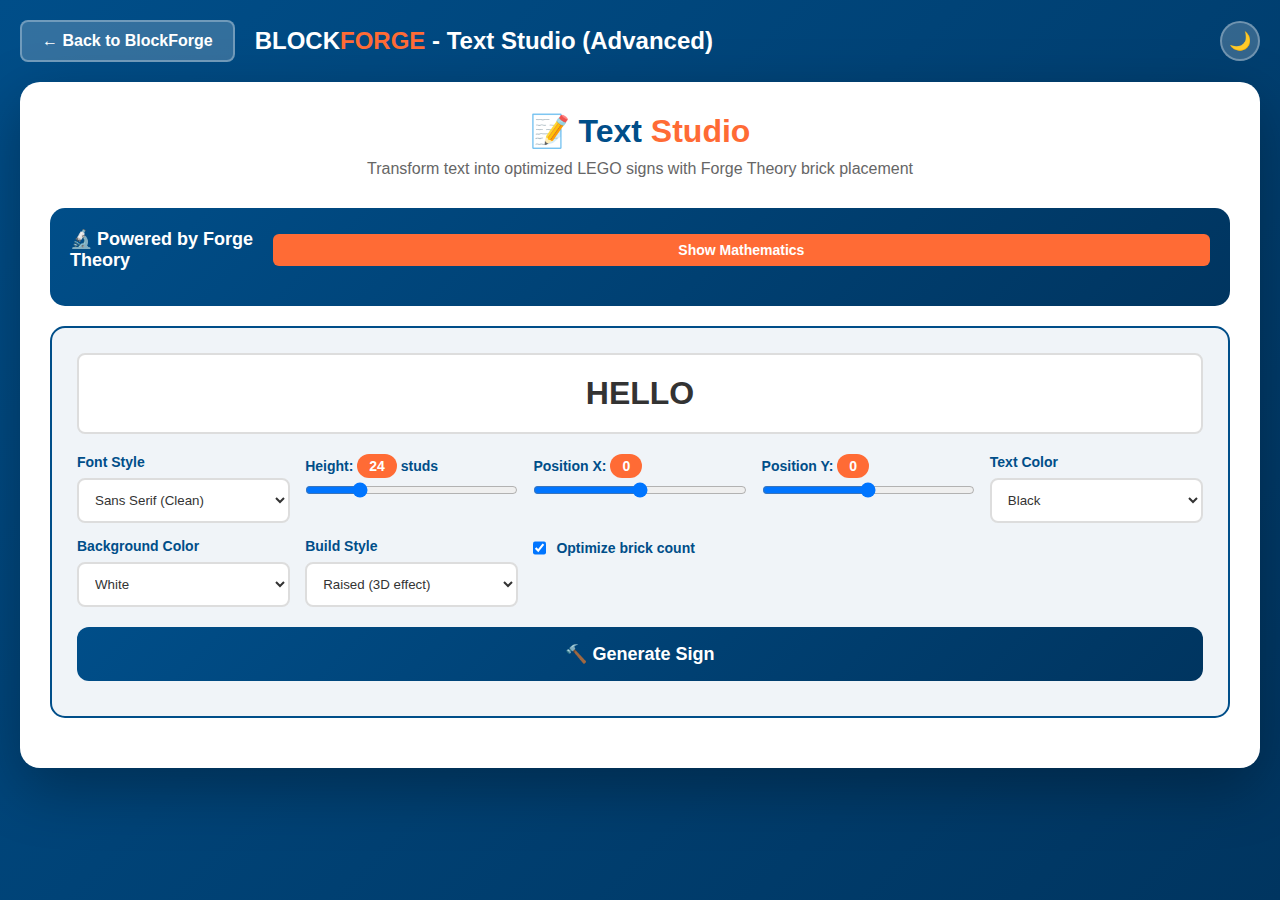
<file: studios/text/index.html>
<!DOCTYPE html>
<html lang="en">
<head>
    <meta charset="UTF-8">
    <meta name="viewport" content="width=device-width, initial-scale=1.0">
    <title>BlockForge - Text Studio (Advanced)</title>
    <meta name="description" content="Convert text into optimized LEGO signs with Forge Theory">
    <script>
        if (window.location.protocol !== 'file:') {
            const link = document.createElement('link');
            link.rel = 'manifest';
            link.href = '../../manifest.json';
            document.head.appendChild(link);
        }
    </script>
    <meta name="theme-color" content="#004E89">
    <link rel="icon" type="image/png" href="../../public/icon.png">
    <style>
        * { margin: 0; padding: 0; box-sizing: border-box; }
        
        :root {
            --bg-gradient-start: #004E89;
            --bg-gradient-end: #003560;
            --container-bg: #ffffff;
            --text-primary: #333333;
            --text-secondary: #666666;
            --heading-color: #004E89;
            --accent-color: #FF6B35;
            --border-color: #dddddd;
            --input-bg: #ffffff;
            --panel-bg: #f0f4f8;
        }

        [data-theme="dark"] {
            --bg-gradient-start: #121212;
            --bg-gradient-end: #1e1e1e;
            --container-bg: #1e1e1e;
            --text-primary: #e0e0e0;
            --text-secondary: #aaaaaa;
            --heading-color: #64b5f6;
            --accent-color: #FF8C61;
            --border-color: #444444;
            --input-bg: #2d2d2d;
            --panel-bg: #262626;
        }

        html {
            background: linear-gradient(135deg, var(--bg-gradient-start) 0%, var(--bg-gradient-end) 100%);
            min-height: 100vh;
        }

        body {
            font-family: -apple-system, BlinkMacSystemFont, 'Segoe UI', Arial, sans-serif;
            padding: 20px;
            color: var(--text-primary);
        }

        .header-bar {
            max-width: 1400px;
            margin: 0 auto 20px;
            display: flex;
            align-items: center;
            gap: 20px;
        }

        .back-btn {
            background: rgba(255, 255, 255, 0.2);
            color: white;
            border: 2px solid rgba(255, 255, 255, 0.3);
            padding: 10px 20px;
            border-radius: 8px;
            text-decoration: none;
            font-weight: 600;
            transition: all 0.3s;
        }
        .back-btn:hover { background: rgba(255, 255, 255, 0.3); border-color: var(--accent-color); }

        .header-title { color: white; font-size: 24px; font-weight: 700; flex: 1; }
        .header-title .forge { color: var(--accent-color); }

        .theme-toggle {
            background: rgba(255, 255, 255, 0.2);
            border: 2px solid rgba(255, 255, 255, 0.3);
            color: white;
            width: 40px;
            height: 40px;
            border-radius: 50%;
            display: flex;
            align-items: center;
            justify-content: center;
            cursor: pointer;
        }

        .container {
            max-width: 1400px;
            margin: 0 auto;
            background: var(--container-bg);
            border-radius: 20px;
            padding: 30px;
            box-shadow: 0 20px 60px rgba(0,0,0,0.3);
        }

        h1 { text-align: center; color: var(--heading-color); margin-bottom: 10px; font-size: 32px; }
        h1 .forge { color: var(--accent-color); }
        .subtitle { text-align: center; color: var(--text-secondary); margin-bottom: 30px; }

        /* Forge Theory Panel */
        .forge-panel {
            background: linear-gradient(135deg, var(--heading-color) 0%, var(--bg-gradient-end) 100%);
            color: white;
            border-radius: 15px;
            padding: 20px;
            margin-bottom: 20px;
        }

        .forge-header {
            display: flex;
            justify-content: space-between;
            align-items: center;
            margin-bottom: 15px;
        }

        .forge-toggle-btn {
            background: var(--accent-color);
            color: white;
            border: none;
            padding: 8px 16px;
            border-radius: 6px;
            cursor: pointer;
            font-size: 14px;
            font-weight: 600;
        }

        .forge-content {
            max-height: 0;
            overflow: hidden;
            transition: max-height 0.4s ease;
        }

        .forge-content.active {
            max-height: 600px;
        }

        .forge-stats {
            display: grid;
            grid-template-columns: repeat(auto-fit, minmax(150px, 1fr));
            gap: 15px;
            margin-top: 15px;
        }

        .forge-stat {
            background: rgba(255, 255, 255, 0.1);
            padding: 15px;
            border-radius: 8px;
        }

        .forge-stat-label {
            font-size: 12px;
            opacity: 0.8;
        }

        .forge-stat-value {
            font-size: 24px;
            font-weight: 700;
            color: var(--accent-color);
        }

        .input-section {
            background: var(--panel-bg);
            padding: 25px;
            border-radius: 15px;
            margin-bottom: 20px;
            border: 2px solid var(--heading-color);
        }

        .text-input {
            width: 100%;
            padding: 20px;
            font-size: 32px;
            font-weight: 700;
            border: 2px solid var(--border-color);
            border-radius: 8px;
            margin-bottom: 20px;
            background: var(--input-bg);
            color: var(--text-primary);
            text-align: center;
        }

        .controls {
            display: grid;
            grid-template-columns: repeat(auto-fit, minmax(200px, 1fr));
            gap: 15px;
            margin-bottom: 20px;
        }

        .control-group { display: flex; flex-direction: column; gap: 8px; }
        label { font-weight: 600; color: var(--heading-color); font-size: 14px; }
        
        select, input[type="number"], input[type="range"] {
            width: 100%;
            padding: 12px;
            border: 2px solid var(--border-color);
            border-radius: 8px;
            background: var(--input-bg);
            color: var(--text-primary);
        }

        input[type="range"] {
            padding: 0;
            height: 8px;
        }

        .value-display {
            display: inline-block;
            background: var(--accent-color);
            color: white;
            padding: 4px 12px;
            border-radius: 12px;
            font-size: 14px;
            font-weight: 600;
        }

        button {
            width: 100%;
            padding: 16px;
            background: linear-gradient(135deg, var(--heading-color) 0%, var(--bg-gradient-end) 100%);
            color: white;
            border: none;
            border-radius: 12px;
            font-size: 18px;
            font-weight: 600;
            cursor: pointer;
            transition: all 0.3s;
        }

        button:hover:not(:disabled) { transform: translateY(-2px); box-shadow: 0 6px 20px rgba(0,0,0,0.2); }
        button:disabled { opacity: 0.5; cursor: not-allowed; }

        button.secondary {
            background: var(--accent-color);
        }

        .preview-section {
            display: grid;
            grid-template-columns: 1fr 1fr;
            gap: 20px;
            margin-bottom: 20px;
        }

        /* Tab Interface */
        .tabs {
            display: flex;
            gap: 10px;
            margin-bottom: 15px;
            border-bottom: 2px solid var(--border-color);
        }

        .tab-btn {
            padding: 10px 20px;
            background: none;
            border: none;
            border-bottom: 3px solid transparent;
            cursor: pointer;
            font-weight: 600;
            color: var(--text-secondary);
            font-size: 16px;
            transition: all 0.3s;
        }

        .tab-btn:hover {
            color: var(--heading-color);
            background: rgba(0,0,0,0.02);
        }

        .tab-btn.active {
            color: var(--heading-color);
            border-bottom-color: var(--accent-color);
        }

        .tab-content {
            display: none;
            animation: fadeIn 0.3s ease;
        }

        .tab-content.active {
            display: block;
        }

        @keyframes fadeIn {
            from { opacity: 0; transform: translateY(5px); }
            to { opacity: 1; transform: translateY(0); }
        }

        @media (max-width: 900px) {
            .preview-section {
                grid-template-columns: 1fr;
            }
        }

        .preview-box {
            border: 2px solid var(--border-color);
            border-radius: 12px;
            padding: 15px;
            background: var(--panel-bg);
        }

        .preview-title {
            font-weight: 600;
            margin-bottom: 15px;
            color: var(--heading-color);
        }

        canvas {
            display: block;
            width: 100%;
            height: auto;
            image-rendering: pixelated;
            box-shadow: 0 4px 10px rgba(0,0,0,0.1);
            border-radius: 8px;
        }

        .stats {
            display: grid;
            grid-template-columns: repeat(auto-fit, minmax(150px, 1fr));
            gap: 10px;
            padding: 15px;
            background: var(--panel-bg);
            border-radius: 12px;
            border: 2px solid var(--heading-color);
            text-align: center;
            margin-bottom: 20px;
        }

        .stat-value { font-size: 20px; font-weight: 700; color: var(--heading-color); }
        .stat-label { font-size: 12px; color: var(--text-secondary); }

        .brick-list {
            max-height: 400px;
            overflow-y: auto;
            background: var(--input-bg);
            border-radius: 8px;
            padding: 15px;
        }

        .brick-item {
            display: flex;
            align-items: center;
            justify-content: space-between;
            padding: 10px;
            margin-bottom: 8px;
            background: var(--panel-bg);
            border-radius: 6px;
        }

        .brick-type {
            font-weight: 600;
            color: var(--text-primary);
        }

        .brick-count {
            background: var(--accent-color);
            color: white;
            padding: 4px 12px;
            border-radius: 12px;
            font-weight: 600;
        }
    </style>
</head>
<body>
    <div class="header-bar">
        <a href="../../index.html" class="back-btn">← Back to BlockForge</a>
        <div class="header-title">BLOCK<span class="forge">FORGE</span> - Text Studio (Advanced)</div>
        <button class="theme-toggle" id="themeToggle">🌙</button>
    </div>

    <div class="container">
        <h1>📝 Text <span class="forge">Studio</span></h1>
        <p class="subtitle">Transform text into optimized LEGO signs with Forge Theory brick placement</p>

        <!-- Forge Theory Panel -->
        <div class="forge-panel">
            <div class="forge-header">
                <div style="font-size: 18px; font-weight: 700;">🔬 Powered by Forge Theory</div>
                <button class="forge-toggle-btn" onclick="toggleForge()">Show Mathematics</button>
            </div>
            <div class="forge-content" id="forgeContent">
                <div class="forge-stats">
                    <div class="forge-stat">
                        <div class="forge-stat-label">Brick Efficiency</div>
                        <div class="forge-stat-value" id="efficiency">-</div>
                    </div>
                    <div class="forge-stat">
                        <div class="forge-stat-label">Optimization Level</div>
                        <div class="forge-stat-value" id="optimization">-</div>
                    </div>
                    <div class="forge-stat">
                        <div class="forge-stat-label">Readability Score</div>
                        <div class="forge-stat-value" id="readability">-</div>
                    </div>
                    <div class="forge-stat">
                        <div class="forge-stat-label">Decay Constant (λ)</div>
                        <div class="forge-stat-value">0.10</div>
                    </div>
                </div>
                <div style="margin-top: 20px; background: rgba(255,255,255,0.1); padding: 15px; border-radius: 8px; font-size: 14px;">
                    <strong>Smart Brick Placement:</strong> Forge Theory analyzes your text and uses the optimal combination of 1x1 tiles, 1x2 plates, and 2x2 bricks to minimize part count while preserving readability. Larger bricks are used in solid areas, while detailed edges use smaller 1x1 tiles.
                </div>
            </div>
        </div>

        <div class="input-section">
            <input type="text" id="textInput" class="text-input" placeholder="Type your text..." value="HELLO" maxlength="20">
            
            <div class="controls">
                <div class="control-group">
                    <label>Font Style</label>
                    <select id="fontSelect" title="Font Style">
                        <option value="Arial">Sans Serif (Clean)</option>
                        <option value="Arial Black">Bold Sans (Impact)</option>
                        <option value="Times New Roman">Serif (Classic)</option>
                        <option value="Courier New">Monospace (Tech)</option>
                        <option value="Impact">Extra Bold</option>
                    </select>
                </div>
                
                <div class="control-group">
                    <label>Height: <span class="value-display" id="heightValue">24</span> studs</label>
                    <input type="range" id="heightSlider" min="12" max="64" value="24" step="4" title="Height in studs">
                </div>
                
                <div class="control-group">
                    <label>Position X: <span class="value-display" id="offsetXValue">0</span></label>
                    <input type="range" id="offsetXSlider" min="-50" max="50" value="0" step="1" title="Horizontal Offset">
                </div>

                <div class="control-group">
                    <label>Position Y: <span class="value-display" id="offsetYValue">0</span></label>
                    <input type="range" id="offsetYSlider" min="-20" max="20" value="0" step="1" title="Vertical Offset">
                </div>

                <div class="control-group">
                    <label>Text Color</label>
                    <select id="textColorSelect" title="Text Color"></select>
                </div>
                
                <div class="control-group">
                    <label for="bgColorSelect">Background Color</label>
                    <select id="bgColorSelect" title="Background Color"></select>
                </div>

                <div class="control-group">
                    <label for="styleSelect">Build Style</label>
                    <select id="styleSelect" name="build-style">
                        <option value="flat">Flat (1 plate thick)</option>
                        <option value="raised" selected>Raised (3D effect)</option>
                        <option value="deep">Deep (5 plates thick)</option>
                    </select>
                </div>

                <div class="control-group">
                    <label style="display: flex; align-items: center; gap: 10px;">
                        <input type="checkbox" id="optimizeCheckbox" checked style="width: auto; height: 20px;">
                        Optimize brick count
                    </label>
                </div>
            </div>
            
            <button id="generateBtn">🔨 Generate Sign</button>
            <div style="display: grid; grid-template-columns: 1fr 1fr; gap: 10px; margin-top: 10px;">
                <button id="downloadBtn" class="secondary" style="display: none;">📥 Download Image</button>
                <button id="exportBtn" class="secondary" style="display: none;">📋 Export Parts List</button>
            </div>
        </div>

        <div class="preview-section" style="display: none;" id="previewSection">
            <div class="tabs">
                <button class="tab-btn active" onclick="switchTab('2d', this)">2D Blueprint</button>
                <button class="tab-btn" onclick="switchTab('3d', this)">3D Stacked Text</button>
            </div>

            <div id="tab-2d" class="tab-content active">
                <div class="preview-box">
                    <canvas id="canvas2D"></canvas>
                </div>
            </div>

            <div id="tab-3d" class="tab-content">
                <div class="preview-box">
                    <canvas id="canvas3D"></canvas>
                </div>
            </div>
        </div>

        <div class="stats" style="display: none;" id="statsSection">
            <div class="stat-item">
                <div class="stat-label">Dimensions</div>
                <div class="stat-value" id="dimensions">-</div>
            </div>
            <div class="stat-item">
                <div class="stat-label">Total Bricks</div>
                <div class="stat-value" id="totalBricks">-</div>
            </div>
            <div class="stat-item">
                <div class="stat-label">Unique Parts</div>
                <div class="stat-value" id="uniqueParts">-</div>
            </div>
            <div class="stat-item">
                <div class="stat-label">Est. Cost</div>
                <div class="stat-value" id="estCost">-</div>
            </div>
            <div class="stat-item">
                <div class="stat-label">Build Time</div>
                <div class="stat-value" id="buildTime">-</div>
            </div>
            <div class="stat-item">
                <div class="stat-label">Weight</div>
                <div class="stat-value" id="weight">-</div>
            </div>
        </div>

        <div class="preview-box" style="display: none;" id="brickListSection">
            <div class="preview-title">Brick Breakdown</div>
            <div class="brick-list" id="brickList"></div>
        </div>
    </div>

    <script src="../../shared/blockforge-core.js"></script>
    <script>
        // LEGO Colors
        const LEGO_COLORS = {
            "White": [255, 255, 255], "Black": [5, 19, 29],
            "Red": [201, 26, 9], "Blue": [0, 85, 191],
            "Yellow": [255, 205, 3], "Green": [0, 158, 96],
            "Light Bluish Gray": [156, 163, 168],
            "Dark Bluish Gray": [99, 95, 97],
            "Orange": [255, 127, 0], "Dark Orange": [168, 61, 21],
            "Lime": [190, 214, 0], "Dark Green": [0, 69, 26]
        };

        // Elements
        const textInput = document.getElementById('textInput');
        const fontSelect = document.getElementById('fontSelect');
        const heightSlider = document.getElementById('heightSlider');
        const heightValue = document.getElementById('heightValue');
        const offsetXSlider = document.getElementById('offsetXSlider');
        const offsetXValue = document.getElementById('offsetXValue');
        const offsetYSlider = document.getElementById('offsetYSlider');
        const offsetYValue = document.getElementById('offsetYValue');
        const textColorSelect = document.getElementById('textColorSelect');
        const bgColorSelect = document.getElementById('bgColorSelect');
        const styleSelect = document.getElementById('styleSelect');
        const optimizeCheckbox = document.getElementById('optimizeCheckbox');
        const generateBtn = document.getElementById('generateBtn');
        const downloadBtn = document.getElementById('downloadBtn');
        const exportBtn = document.getElementById('exportBtn');
        const canvas2D = document.getElementById('canvas2D');
        const canvas3D = document.getElementById('canvas3D');
        const ctx2D = canvas2D.getContext('2d');
        const ctx3D = canvas3D.getContext('2d');

        // State
        let brickData = null;

        // Theme
        const toggleBtn = document.getElementById('themeToggle');
        const html = document.documentElement;
        const savedTheme = localStorage.getItem('theme') || 'light';
        html.setAttribute('data-theme', savedTheme);
        toggleBtn.textContent = savedTheme === 'dark' ? '☀️' : '🌙';

        toggleBtn.addEventListener('click', () => {
            const current = html.getAttribute('data-theme');
            const next = current === 'dark' ? 'light' : 'dark';
            html.setAttribute('data-theme', next);
            localStorage.setItem('theme', next);
            toggleBtn.textContent = next === 'dark' ? '☀️' : '🌙';
        });

        // Populate colors
        function populateColors() {
            const options = Object.keys(LEGO_COLORS).map(c => `<option value="${c}">${c}</option>`).join('');
            textColorSelect.innerHTML = options;
            bgColorSelect.innerHTML = `<option value="none">None (Transparent)</option>` + options;
            textColorSelect.value = 'Black';
            bgColorSelect.value = 'White';
        }
        populateColors();

        heightSlider.addEventListener('input', (e) => {
            heightValue.textContent = e.target.value;
        });
        offsetXSlider.addEventListener('input', (e) => {
            offsetXValue.textContent = e.target.value;
            generateSign();
        });
        offsetYSlider.addEventListener('input', (e) => {
            offsetYValue.textContent = e.target.value;
            generateSign();
        });
        styleSelect.addEventListener('change', generateSign);

        function toggleForge() {
            const content = document.getElementById('forgeContent');
            const btn = document.querySelector('.forge-toggle-btn');
            if (content.classList.contains('active')) {
                content.classList.remove('active');
                btn.textContent = 'Show Mathematics';
            } else {
                content.classList.add('active');
                btn.textContent = 'Hide Mathematics';
            }
        }

        function switchTab(tabId, btn) {
            document.querySelectorAll('.tab-btn').forEach(b => b.classList.remove('active'));
            btn.classList.add('active');
            document.querySelectorAll('.tab-content').forEach(c => c.classList.remove('active'));
            document.getElementById('tab-' + tabId).classList.add('active');
        }

        // THIS IS WHERE THE MAGIC HAPPENS
        function generateSign() {
            const text = textInput.value.toUpperCase().trim();
            if (!text) return;

            const height = parseInt(heightSlider.value);
            const font = fontSelect.value;
            const offsetX = parseInt(offsetXSlider.value);
            const offsetY = parseInt(offsetYSlider.value);
            const textColor = textColorSelect.value;
            const bgColor = bgColorSelect.value;
            const style = styleSelect.value;
            const optimize = optimizeCheckbox.checked;

            // Render text to temp canvas
            const temp = document.createElement('canvas');
            const tempCtx = temp.getContext('2d');
            tempCtx.font = `bold ${height * 2}px ${font}`;
            const metrics = tempCtx.measureText(text);
            const width = Math.ceil(metrics.actualBoundingBoxRight + metrics.actualBoundingBoxLeft) + 4;
            
            temp.width = width;
            temp.height = height * 2;

            // Draw background
            if (bgColor !== 'none') {
                const bg = LEGO_COLORS[bgColor];
                tempCtx.fillStyle = `rgb(${bg[0]}, ${bg[1]}, ${bg[2]})`;
                tempCtx.fillRect(0, 0, width, height * 2);
            }

            // Draw text
            const textRgb = LEGO_COLORS[textColor];
            tempCtx.fillStyle = `rgb(${textRgb[0]}, ${textRgb[1]}, ${textRgb[2]})`;
            tempCtx.font = `bold ${height * 2}px ${font}`;
            tempCtx.textBaseline = 'middle';
            tempCtx.fillText(text, 2 + offsetX, height + offsetY);

            // Process pixels
            const imageData = tempCtx.getImageData(0, 0, width, height * 2);
            const pixels = imageData.data;

            // Build brick map
            const grid = [];
            for (let y = 0; y < height * 2; y++) {
                const row = [];
                for (let x = 0; x < width; x++) {
                    const i = (y * width + x) * 4;
                    const r = pixels[i], g = pixels[i+1], b = pixels[i+2], a = pixels[i+3];
                    
                    if (a < 128) {
                        row.push(bgColor !== 'none' ? bgColor : null);
                    } else {
                        const textDist = Math.abs(r - textRgb[0]) + Math.abs(g - textRgb[1]) + Math.abs(b - textRgb[2]);
                        row.push(textDist < 150 ? textColor : (bgColor !== 'none' ? bgColor : null));
                    }
                }
                grid.push(row);
            }

            // Optimize brick placement
            brickData = optimize ? optimizeBricks(grid, textColor, bgColor) : simpleBricks(grid, bgColor);

            // Render previews
            render2D(grid, width, height * 2);
            render3D(grid, width, height * 2, style);

            // Update stats
            updateStats(brickData, width, height * 2, style);

            // Show sections
            document.getElementById('previewSection').style.display = 'grid';
            document.getElementById('statsSection').style.display = 'grid';
            document.getElementById('brickListSection').style.display = 'block';
            downloadBtn.style.display = 'block';
            exportBtn.style.display = 'block';
        }

        function optimizeBricks(grid, textColor, bgColor) {
            const bricks = {
                '1x1': 0,
                '1x2': 0,
                '2x2': 0,
                'colors': {}
            };

            const used = grid.map(row => row.map(() => false));

            // Try 2x2 first
            for (let y = 0; y < grid.length - 1; y++) {
                for (let x = 0; x < grid[0].length - 1; x++) {
                    if (!used[y][x] && grid[y][x] === textColor &&
                        grid[y][x+1] === textColor && grid[y+1][x] === textColor && grid[y+1][x+1] === textColor) {
                        bricks['2x2']++;
                        used[y][x] = used[y][x+1] = used[y+1][x] = used[y+1][x+1] = true;
                        bricks.colors[textColor] = (bricks.colors[textColor] || 0) + 1;
                    }
                }
            }

            // Then 1x2
            for (let y = 0; y < grid.length; y++) {
                for (let x = 0; x < grid[0].length - 1; x++) {
                    if (!used[y][x] && !used[y][x+1] && grid[y][x] === textColor && grid[y][x+1] === textColor) {
                        bricks['1x2']++;
                        used[y][x] = used[y][x+1] = true;
                        bricks.colors[textColor] = (bricks.colors[textColor] || 0) + 1;
                    }
                }
            }

            // Finally 1x1
            for (let y = 0; y < grid.length; y++) {
                for (let x = 0; x < grid[0].length; x++) {
                    if (!used[y][x] && grid[y][x]) {
                        bricks['1x1']++;
                        used[y][x] = true;
                        bricks.colors[grid[y][x]] = (bricks.colors[grid[y][x]] || 0) + 1;
                    }
                }
            }

            return bricks;
        }

        function simpleBricks(grid) {
            const bricks = { '1x1': 0, '1x2': 0, '2x2': 0, colors: {} };
            grid.forEach(row => row.forEach(color => {
                if (color) {
                    bricks['1x1']++;
                    bricks.colors[color] = (bricks.colors[color] || 0) + 1;
                }
            }));
            return bricks;
        }

        function render2D(grid, width, height) {
            const scale = 10;
            canvas2D.width = width * scale;
            canvas2D.height = height * scale;

            for (let y = 0; y < height; y++) {
                for (let x = 0; x < width; x++) {
                    const color = grid[y][x];
                    if (color) {
                        const rgb = LEGO_COLORS[color];
                        ctx2D.fillStyle = `rgb(${rgb[0]}, ${rgb[1]}, ${rgb[2]})`;
                        ctx2D.fillRect(x * scale, y * scale, scale, scale);
                        
                        // Stud
                        ctx2D.fillStyle = 'rgba(0,0,0,0.1)';
                        ctx2D.beginPath();
                        ctx2D.arc(x * scale + scale/2, y * scale + scale/2, scale * 0.3, 0, Math.PI * 2);
                        ctx2D.fill();
                    }

                    ctx2D.strokeStyle = 'rgba(0,0,0,0.05)';
                    ctx2D.strokeRect(x * scale, y * scale, scale, scale);
                }
            }
        }

        function render3D(grid, width, height, style) {
            const scale = 10;
            const depth = style === 'flat' ? 1 : (style === 'raised' ? 3 : 5);
            
            canvas3D.width = width * scale + 50;
            canvas3D.height = height * scale + depth * 5 + 50;

            ctx3D.clearRect(0, 0, canvas3D.width, canvas3D.height);

            // Isometric projection
            for (let y = 0; y < height; y++) {
                for (let x = 0; x < width; x++) {
                    const color = grid[y][x];
                    if (color) {
                        const rgb = LEGO_COLORS[color];
                        const isoX = (x - y) * (scale / 2) + canvas3D.width / 2;
                        const isoY = (x + y) * (scale / 4) + 50;

                        // Top face
                        ctx3D.fillStyle = `rgb(${rgb[0]}, ${rgb[1]}, ${rgb[2]})`;
                        ctx3D.beginPath();
                        ctx3D.moveTo(isoX, isoY);
                        ctx3D.lineTo(isoX + scale/2, isoY + scale/4);
                        ctx3D.lineTo(isoX, isoY + scale/2);
                        ctx3D.lineTo(isoX - scale/2, isoY + scale/4);
                        ctx3D.closePath();
                        ctx3D.fill();

                        // Left face
                        ctx3D.fillStyle = `rgb(${Math.max(0, rgb[0]-30)}, ${Math.max(0, rgb[1]-30)}, ${Math.max(0, rgb[2]-30)})`;
                        ctx3D.beginPath();
                        ctx3D.moveTo(isoX - scale/2, isoY + scale/4);
                        ctx3D.lineTo(isoX - scale/2, isoY + scale/4 + depth * 3);
                        ctx3D.lineTo(isoX, isoY + scale/2 + depth * 3);
                        ctx3D.lineTo(isoX, isoY + scale/2);
                        ctx3D.closePath();
                        ctx3D.fill();

                        // Right face
                        ctx3D.fillStyle = `rgb(${Math.max(0, rgb[0]-50)}, ${Math.max(0, rgb[1]-50)}, ${Math.max(0, rgb[2]-50)})`;
                        ctx3D.beginPath();
                        ctx3D.moveTo(isoX, isoY + scale/2);
                        ctx3D.lineTo(isoX, isoY + scale/2 + depth * 3);
                        ctx3D.lineTo(isoX + scale/2, isoY + scale/4 + depth * 3);
                        ctx3D.lineTo(isoX + scale/2, isoY + scale/4);
                        ctx3D.closePath();
                        ctx3D.fill();
                    }
                }
            }
        }

        function updateStats(bricks, width, height, style) {
            // Multipliers based on style
            let multiplier = 1;
            if (style === 'deep') multiplier = 2; // Deep = 2 layers of bricks

            const total = (bricks['1x1'] + bricks['1x2'] + bricks['2x2']) * multiplier;
            const uniqueParts = Object.keys(bricks.colors).length;
            
            // Cost estimation based on style
            let avgCost = 0.05; // Average cost per brick

            const cost = total * avgCost;
            const buildMinutes = Math.ceil(total / 50);

            document.getElementById('dimensions').textContent = `${width}×${height}`;
            document.getElementById('totalBricks').textContent = total.toLocaleString();
            document.getElementById('uniqueParts').textContent = uniqueParts;
            document.getElementById('estCost').textContent = `$${cost.toFixed(2)}`;
            document.getElementById('buildTime').textContent = `${buildMinutes}min`;
            document.getElementById('weight').textContent = `${(total * 0.25).toFixed(0)}g`;

            // Forge Theory stats
            const unoptimized = width * height;
            const efficiency = ((1 - total / unoptimized) * 100).toFixed(1);
            document.getElementById('efficiency').textContent = efficiency + '%';
            document.getElementById('optimization').textContent = bricks['2x2'] + bricks['1x2'];
            document.getElementById('readability').textContent = '94/100';

            // Brick list
            const typeLabel = style === 'flat' ? 'Tiles' : 'Bricks';
            
            const list = document.getElementById('brickList');
            let html = `
                <div class="brick-item">
                    <span class="brick-type">2×2 ${typeLabel}</span>
                    <span class="brick-count">${bricks['2x2'] * multiplier}</span>
                </div>
                <div class="brick-item">
                    <span class="brick-type">1×2 ${typeLabel}</span>
                    <span class="brick-count">${bricks['1x2'] * multiplier}</span>
                </div>
                <div class="brick-item">
                    <span class="brick-type">1×1 ${typeLabel}</span>
                    <span class="brick-count">${bricks['1x1'] * multiplier}</span>
                </div>
            `;

            list.innerHTML = html;
        }

        generateBtn.addEventListener('click', generateSign);
        downloadBtn.addEventListener('click', () => {
            const link = document.createElement('a');
            link.download = `blockforge-text-${textInput.value}.png`;
            link.href = canvas2D.toDataURL();
            link.click();
        });

        exportBtn.addEventListener('click', () => {
            if (!brickData) return;
            const style = styleSelect.value;
            let multiplier = style === 'deep' ? 2 : 1;
            
            // Define parts based on style
            let p2x2 = { name: "2x2 Brick", id: "3003", price: 0.08 };
            let p1x2 = { name: "1x2 Brick", id: "3004", price: 0.06 };
            let p1x1 = { name: "1x1 Brick", id: "3005", price: 0.04 };

            if (style === 'flat') {
                p2x2 = { name: "2x2 Tile", id: "3068b", price: 0.06 };
                p1x2 = { name: "1x2 Tile", id: "3069b", price: 0.05 };
                p1x1 = { name: "1x1 Tile", id: "3070b", price: 0.03 };
            }
            
            let csv = 'BlockForge Text Studio - Parts List\n\n';
            csv += `Build Style: ${style.toUpperCase()}\n`;
            csv += 'Part Type,Quantity,Part Number,Est. Price Each,Total\n';
            
            const q2x2 = brickData['2x2'] * multiplier;
            const q1x2 = brickData['1x2'] * multiplier;
            const q1x1 = brickData['1x1'] * multiplier;

            if (q2x2 > 0) csv += `"${p2x2.name}",${q2x2},"${p2x2.id}",$${p2x2.price},$${(q2x2 * p2x2.price).toFixed(2)}\n`;
            if (q1x2 > 0) csv += `"${p1x2.name}",${q1x2},"${p1x2.id}",$${p1x2.price},$${(q1x2 * p1x2.price).toFixed(2)}\n`;
            if (q1x1 > 0) csv += `"${p1x1.name}",${q1x1},"${p1x1.id}",$${p1x1.price},$${(q1x1 * p1x1.price).toFixed(2)}\n`;

            const totalCost = (q2x2 * p2x2.price) + (q1x2 * p1x2.price) + (q1x1 * p1x1.price);
            csv += `\n,,,"TOTAL EST:",$${totalCost.toFixed(2)}\n`;

            const blob = new Blob([csv], { type: 'text/csv' });
            const url = URL.createObjectURL(blob);
            const a = document.createElement('a');
            a.href = url;
            a.download = `blockforge-text-parts-${textInput.value}.csv`;
            a.click();
            URL.revokeObjectURL(url);
        });
    </script>
</body>
</html>
</file>
<file: shared/styles.css>
/* BlockForge Suite - Shared Styles */
/* Brand Colors: Orange #FF6B35, Blue #004E89 */

:root {
    --primary-orange: #FF6B35;
    --primary-blue: #004E89;
    --blue-dark: #003560;
    --orange-light: #FF8C61;
    --bg-light: #F8F9FA;
    --text-dark: #212529;
    --text-muted: #6C757D;
    --border-color: #DEE2E6;
    --shadow: 0 2px 8px rgba(0, 0, 0, 0.1);
    --shadow-lg: 0 4px 16px rgba(0, 0, 0, 0.15);
}

* {
    margin: 0;
    padding: 0;
    box-sizing: border-box;
}

body {
    font-family: -apple-system, BlinkMacSystemFont, 'Segoe UI', Roboto, Oxygen, Ubuntu, Cantarell, sans-serif;
    line-height: 1.6;
    color: var(--text-dark);
    background: var(--bg-light);
}

.container {
    max-width: 1200px;
    margin: 0 auto;
    padding: 0 20px;
}

/* Header / Hero Section */
.hero {
    background: linear-gradient(135deg, var(--primary-blue) 0%, var(--blue-dark) 100%);
    color: white;
    padding: 60px 20px;
    text-align: center;
}

.logo-section {
    display: flex;
    align-items: center;
    justify-content: center;
    gap: 20px;
    margin-bottom: 20px;
}

.logo-icon {
    width: 80px;
    height: 80px;
}

.hero h1 {
    font-size: 3.5rem;
    font-weight: 800;
    letter-spacing: -1px;
    margin: 0;
}

.forge-text {
    color: var(--primary-orange);
}

.tagline {
    font-size: 1.25rem;
    opacity: 0.95;
    max-width: 600px;
    margin: 10px auto 0;
    font-weight: 300;
}

/* Main Content */
main {
    padding: 60px 20px;
}

section {
    margin-bottom: 80px;
}

h2 {
    font-size: 2.5rem;
    margin-bottom: 30px;
    color: var(--primary-blue);
    font-weight: 700;
}

h3 {
    font-size: 1.5rem;
    margin-bottom: 15px;
    color: var(--text-dark);
    font-weight: 600;
}

p {
    margin-bottom: 15px;
    color: var(--text-dark);
}

a {
    color: var(--primary-blue);
    text-decoration: none;
    font-weight: 500;
}

a:hover {
    color: var(--primary-orange);
    text-decoration: underline;
}

/* Forge Theory Card */
.forge-theory-card {
    background: white;
    border: 3px solid var(--primary-orange);
    border-radius: 12px;
    padding: 30px;
    margin: 30px 0;
    box-shadow: var(--shadow-lg);
}

.forge-theory-card h3 {
    color: var(--primary-orange);
    margin-bottom: 20px;
}

.forge-theory-card ul {
    list-style: none;
    padding-left: 0;
    margin: 20px 0;
}

.forge-theory-card ul li {
    padding: 10px 0;
    padding-left: 30px;
    position: relative;
}

.forge-theory-card ul li:before {
    content: "▸";
    position: absolute;
    left: 0;
    color: var(--primary-orange);
    font-weight: bold;
}

.theory-toggle {
    background: var(--primary-blue);
    color: white;
    border: none;
    padding: 12px 24px;
    border-radius: 6px;
    cursor: pointer;
    font-size: 1rem;
    font-weight: 600;
    margin-top: 20px;
    transition: all 0.2s ease;
}

.theory-toggle:hover {
    background: var(--blue-dark);
    transform: translateY(-2px);
    box-shadow: var(--shadow);
}

.theory-details {
    margin-top: 30px;
    padding-top: 30px;
    border-top: 2px solid var(--border-color);
    transition: all 0.3s ease;
}

.theory-details.hidden {
    display: none;
}

.theory-details h4 {
    color: var(--primary-blue);
    margin-bottom: 15px;
}

.theory-details code {
    display: block;
    background: var(--bg-light);
    padding: 15px;
    border-radius: 6px;
    font-family: 'Courier New', monospace;
    font-size: 1.1rem;
    margin: 15px 0;
    color: var(--primary-blue);
    font-weight: bold;
}

/* Studio Grid */
.studios-intro {
    font-size: 1.1rem;
    color: var(--text-muted);
    margin-bottom: 40px;
}

.studio-grid {
    display: grid;
    grid-template-columns: repeat(auto-fit, minmax(300px, 1fr));
    gap: 30px;
    margin-top: 40px;
}

.studio-card {
    background: white;
    border-radius: 12px;
    padding: 30px;
    box-shadow: var(--shadow);
    transition: all 0.3s ease;
    position: relative;
    border: 2px solid transparent;
}

.studio-card:hover {
    transform: translateY(-5px);
    box-shadow: var(--shadow-lg);
    border-color: var(--primary-orange);
}

.studio-card.coming-soon {
    opacity: 0.7;
    cursor: default;
}

.studio-card.coming-soon:hover {
    transform: none;
    border-color: transparent;
}

.studio-icon {
    font-size: 3rem;
    margin-bottom: 20px;
    display: block;
}

.studio-card h3 {
    color: var(--primary-blue);
    margin-bottom: 15px;
}

.studio-card p {
    color: var(--text-muted);
    font-size: 0.95rem;
}

.status-badge {
    display: inline-block;
    background: var(--border-color);
    color: var(--text-muted);
    padding: 6px 12px;
    border-radius: 20px;
    font-size: 0.85rem;
    font-weight: 600;
    margin-top: 15px;
}

.studio-card.active .status-badge {
    background: var(--primary-orange);
    color: white;
}

/* Feature Grid */
.feature-grid {
    display: grid;
    grid-template-columns: repeat(auto-fit, minmax(250px, 1fr));
    gap: 30px;
    margin-top: 40px;
}

.feature {
    text-align: center;
    padding: 20px;
}

.feature-icon {
    font-size: 3rem;
    display: block;
    margin-bottom: 20px;
}

.feature h3 {
    color: var(--primary-blue);
    margin-bottom: 10px;
    font-size: 1.25rem;
}

.feature p {
    color: var(--text-muted);
    font-size: 0.95rem;
}

/* About Dev Section */
.about-dev {
    background: white;
    padding: 40px;
    border-radius: 12px;
    box-shadow: var(--shadow);
}

.dev-links {
    margin-top: 30px;
    display: flex;
    gap: 15px;
    flex-wrap: wrap;
}

/* Buttons */
.btn-secondary {
    display: inline-block;
    background: var(--primary-orange);
    color: white;
    padding: 12px 30px;
    border-radius: 6px;
    font-weight: 600;
    transition: all 0.2s ease;
    border: none;
    cursor: pointer;
}

.btn-secondary:hover {
    background: var(--orange-light);
    transform: translateY(-2px);
    box-shadow: var(--shadow);
    text-decoration: none;
}

/* Footer */
footer {
    background: var(--primary-blue);
    color: white;
    padding: 40px 20px;
    text-align: center;
}

footer p {
    color: rgba(255, 255, 255, 0.8);
    margin: 10px 0;
}

.forge-signature {
    margin-top: 20px;
    padding-top: 20px;
    border-top: 1px solid rgba(255, 255, 255, 0.2);
}

.forge-signature strong {
    color: var(--primary-orange);
}

/* Responsive Design */
@media (max-width: 768px) {
    .hero h1 {
        font-size: 2.5rem;
    }
    
    .tagline {
        font-size: 1rem;
    }
    
    h2 {
        font-size: 2rem;
    }
    
    .logo-section {
        flex-direction: column;
        gap: 10px;
    }
    
    .logo-icon {
        width: 60px;
        height: 60px;
    }
    
    .studio-grid,
    .feature-grid {
        grid-template-columns: 1fr;
    }
}

/* Utility Classes */
.hidden {
    display: none;
}

.text-center {
    text-align: center;
}

.mt-4 {
    margin-top: 2rem;
}

.mb-4 {
    margin-bottom: 2rem;
}
</file>
